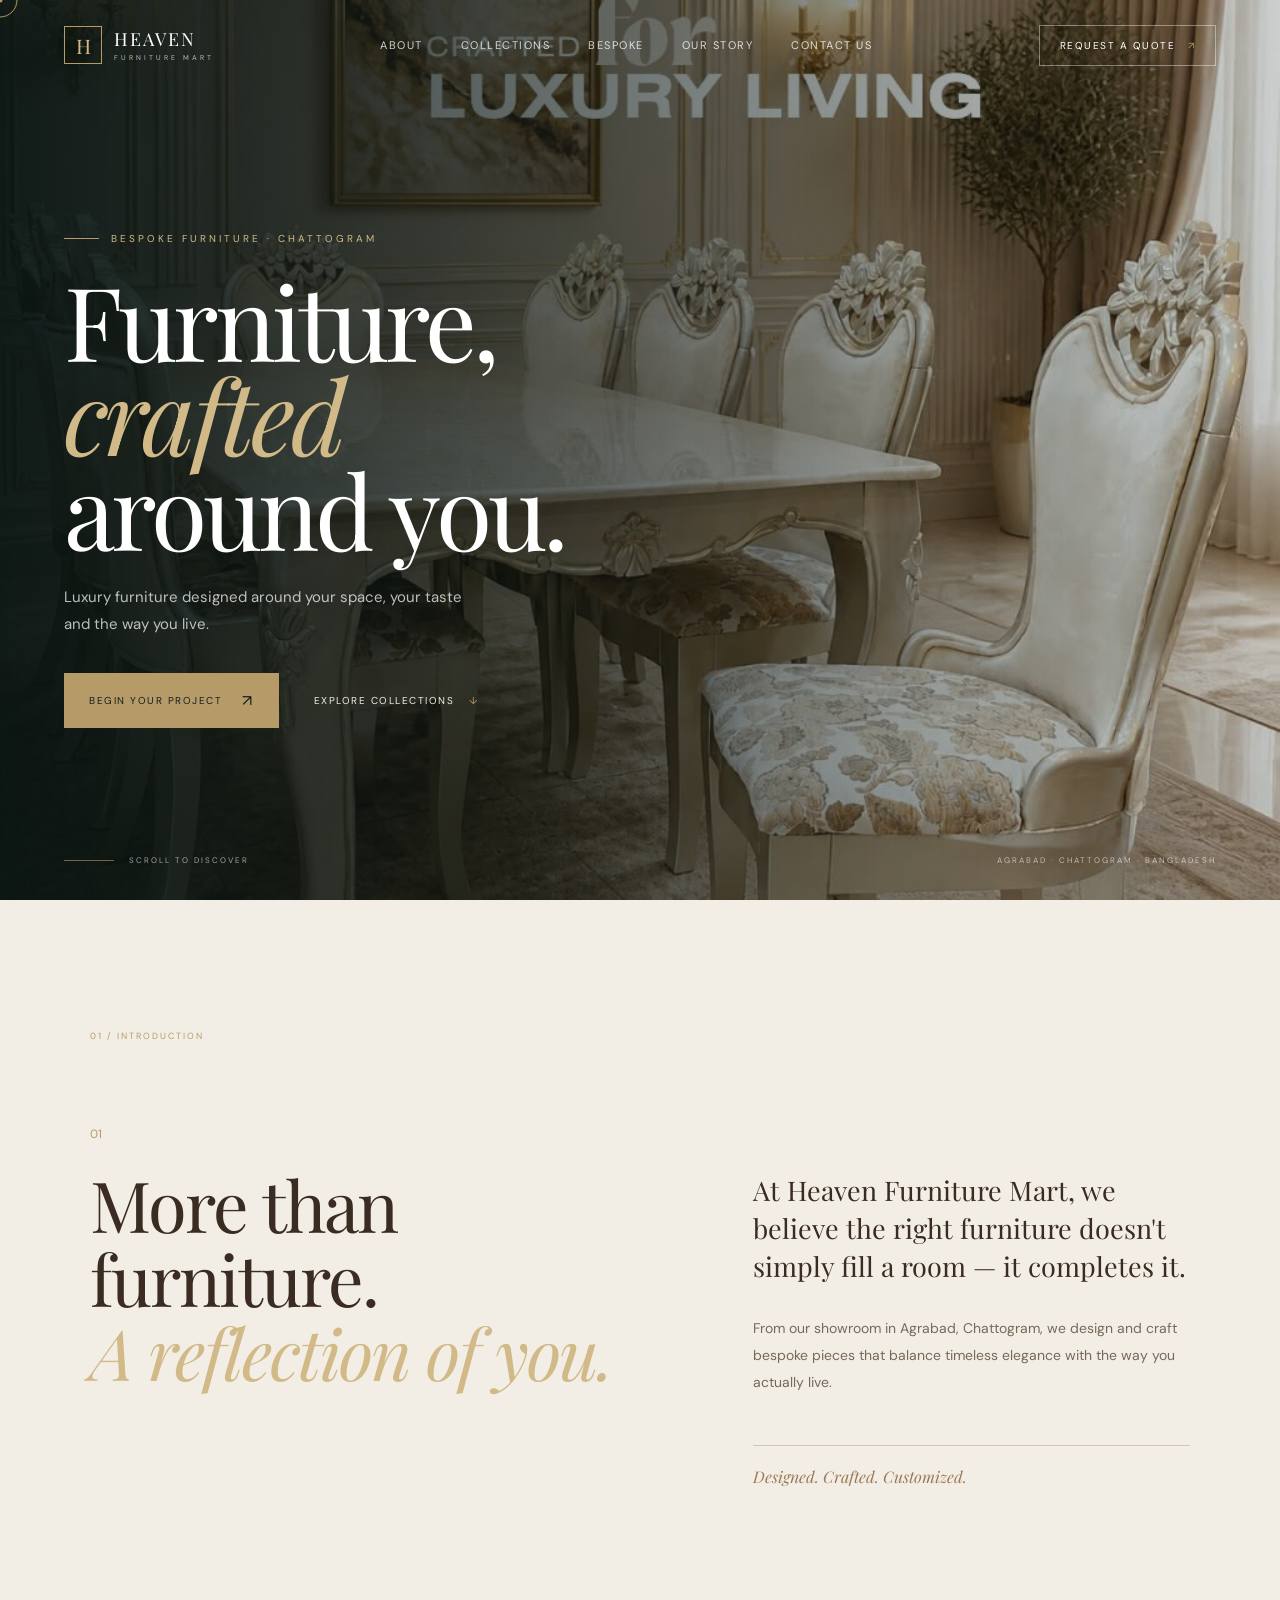
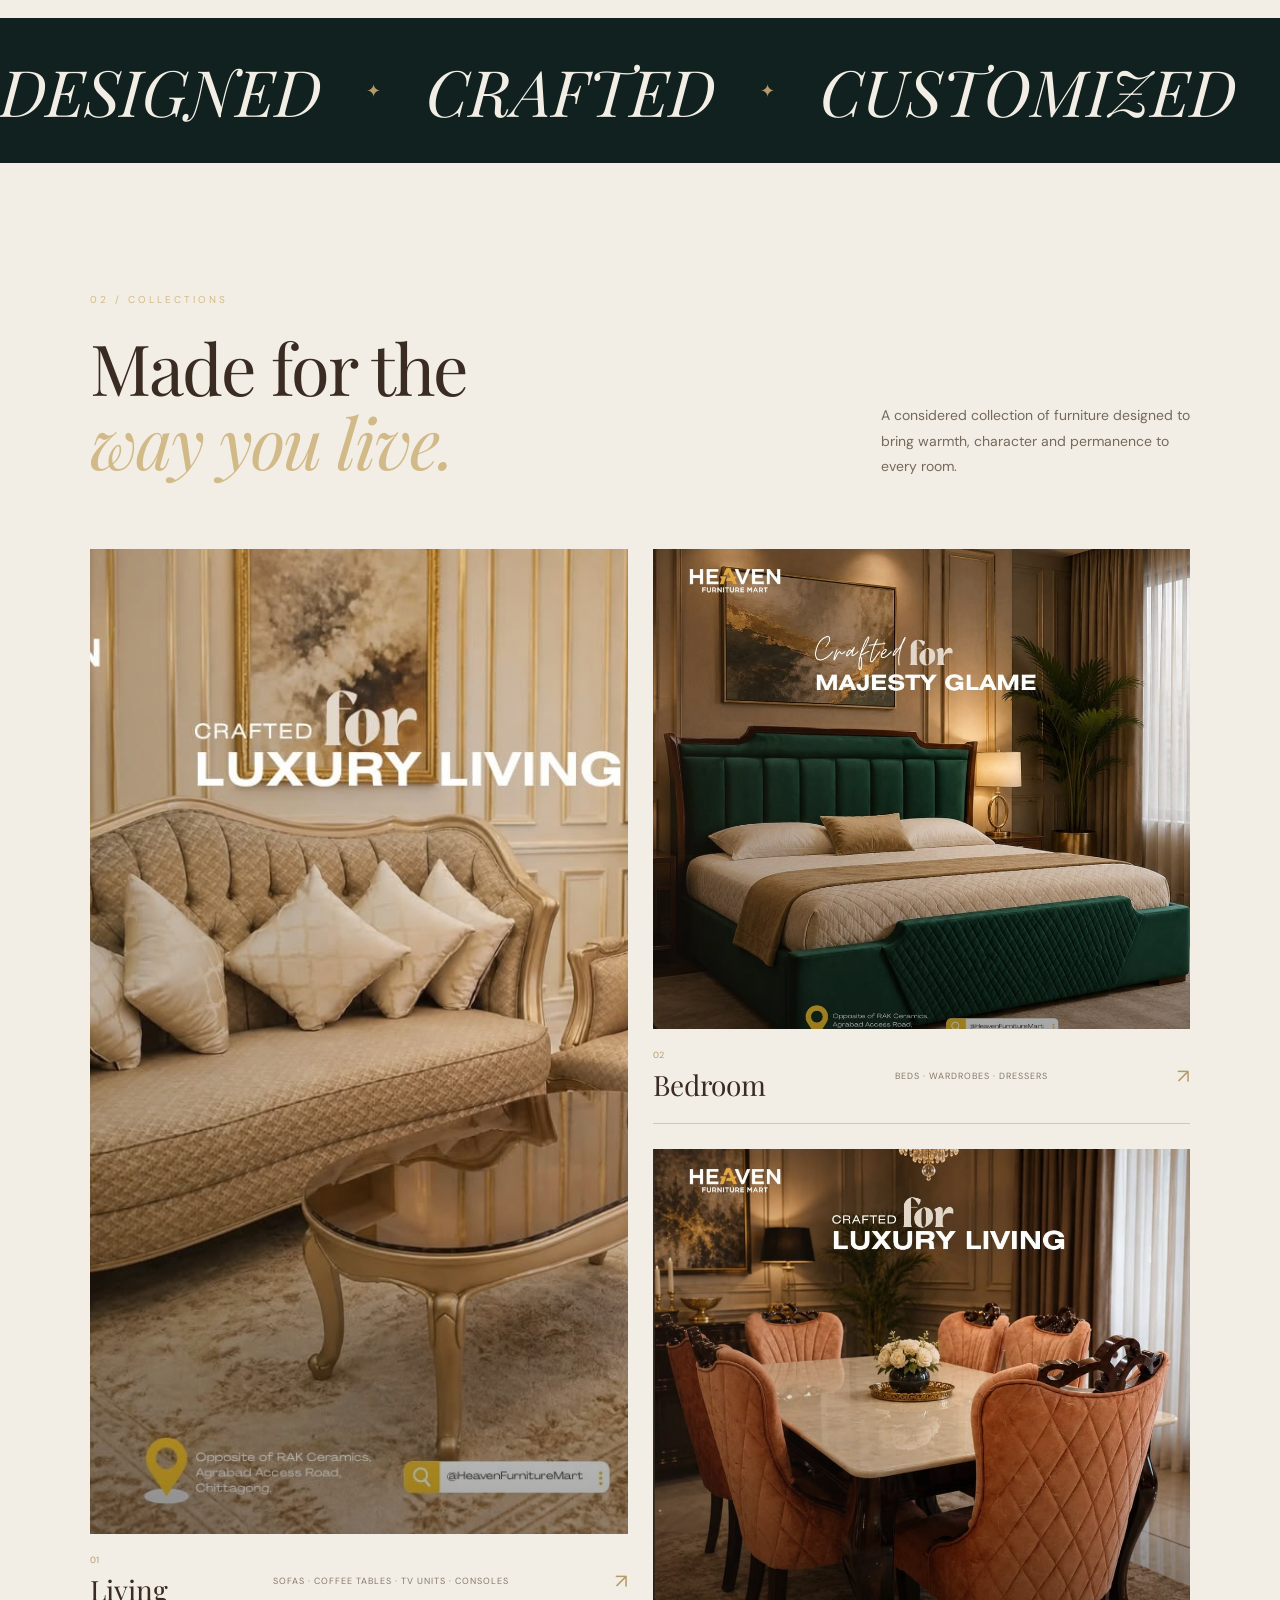
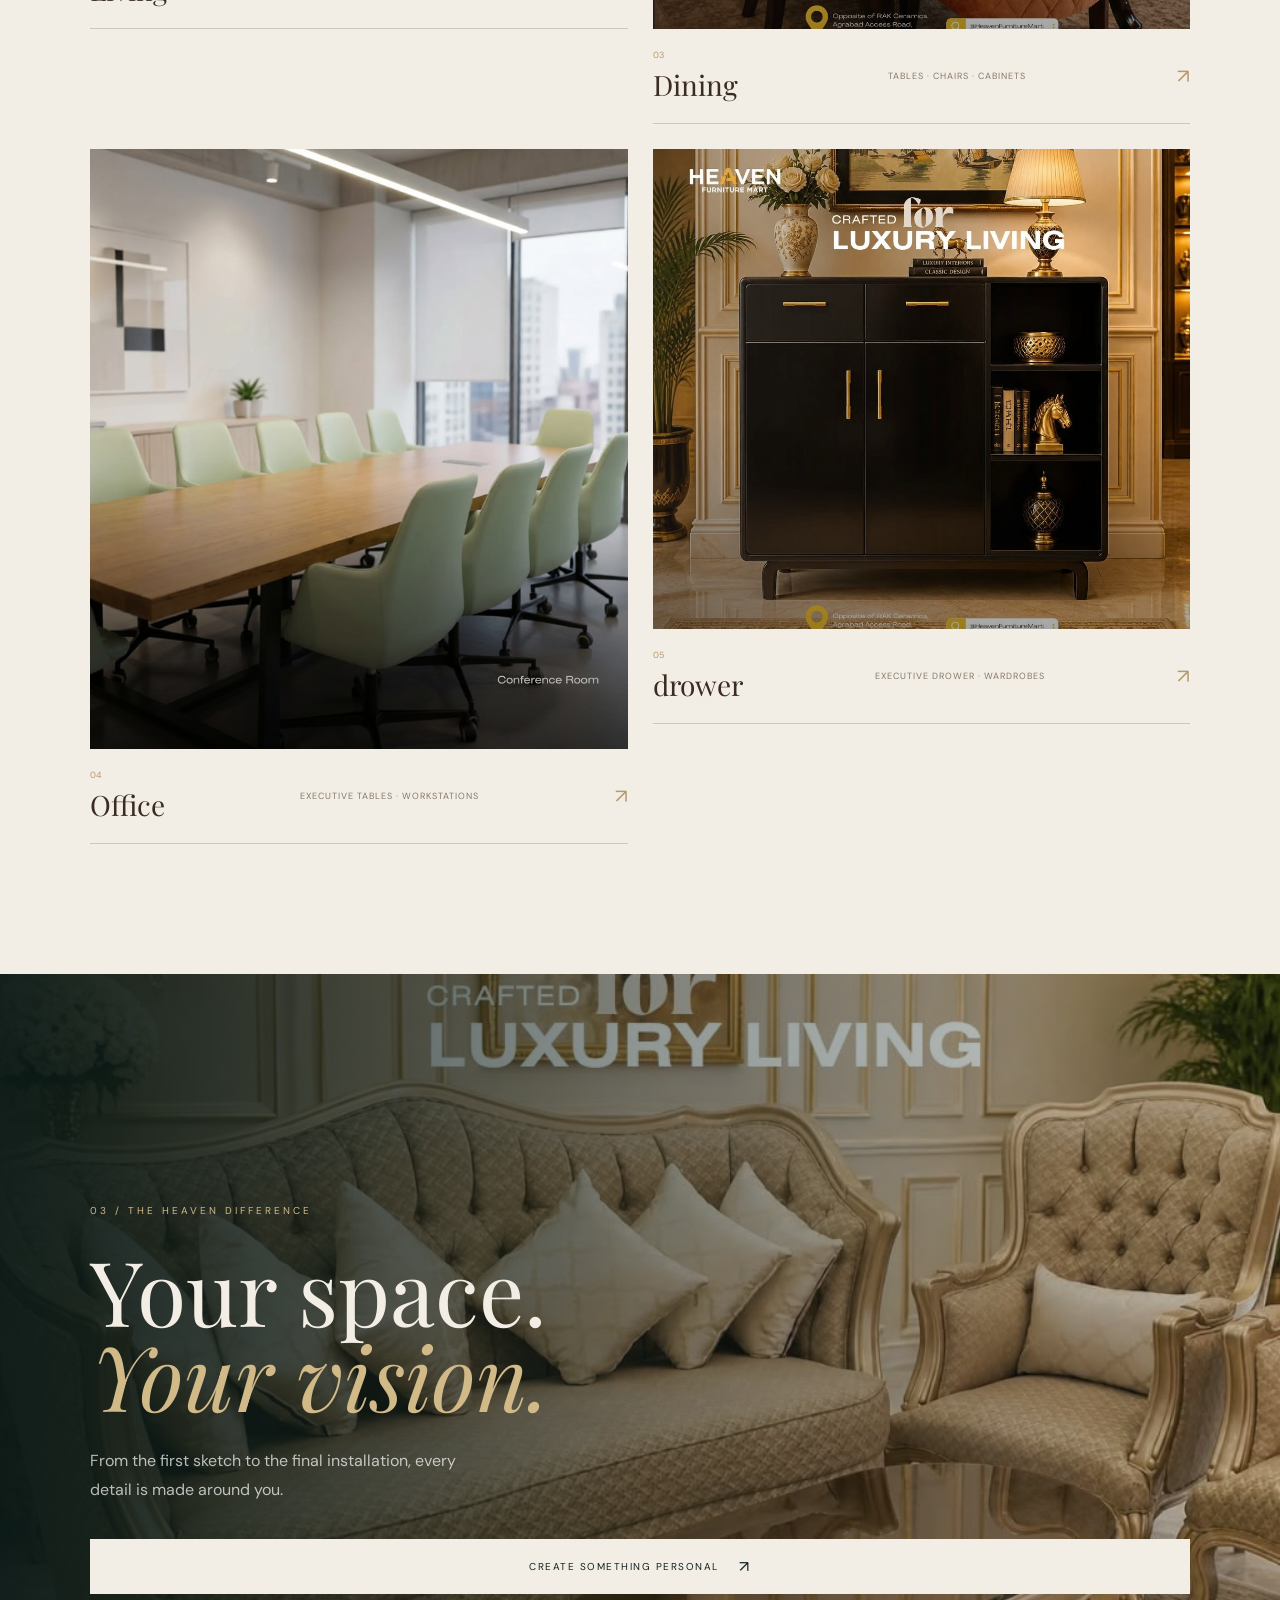
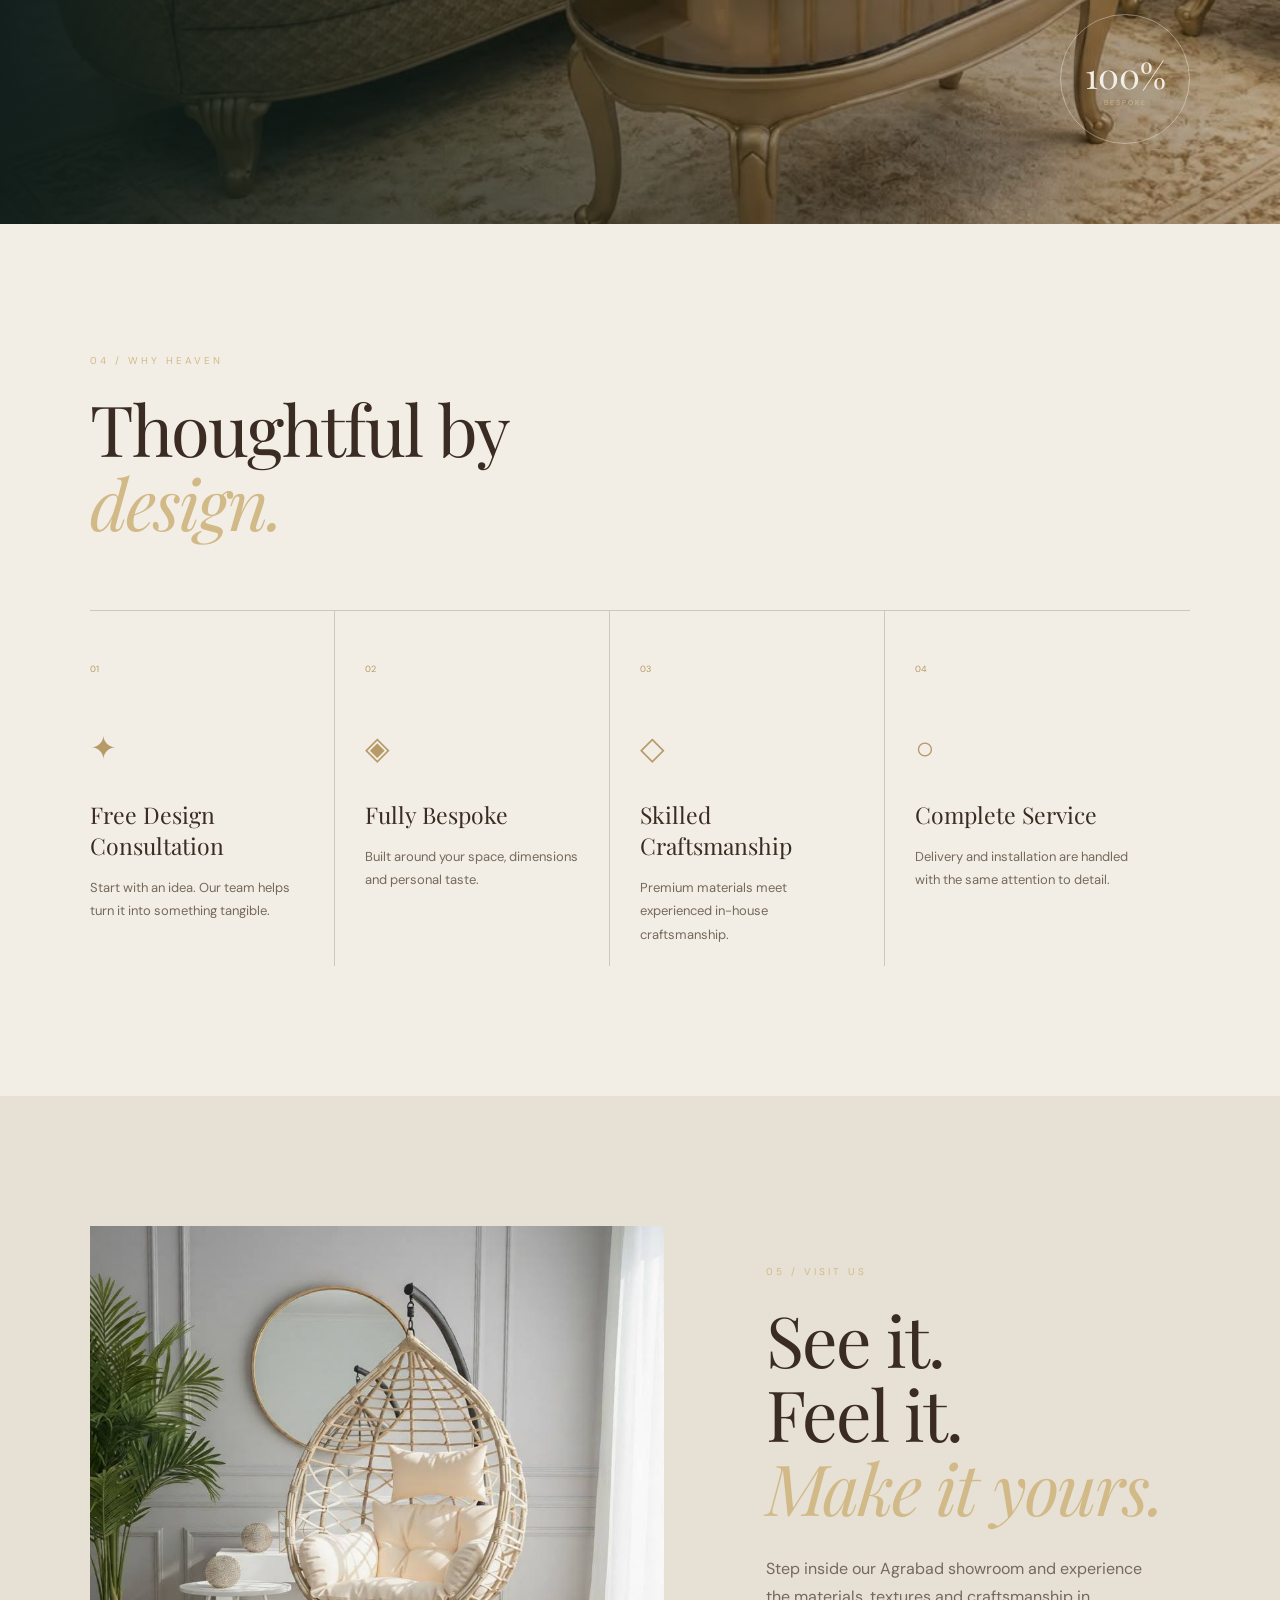
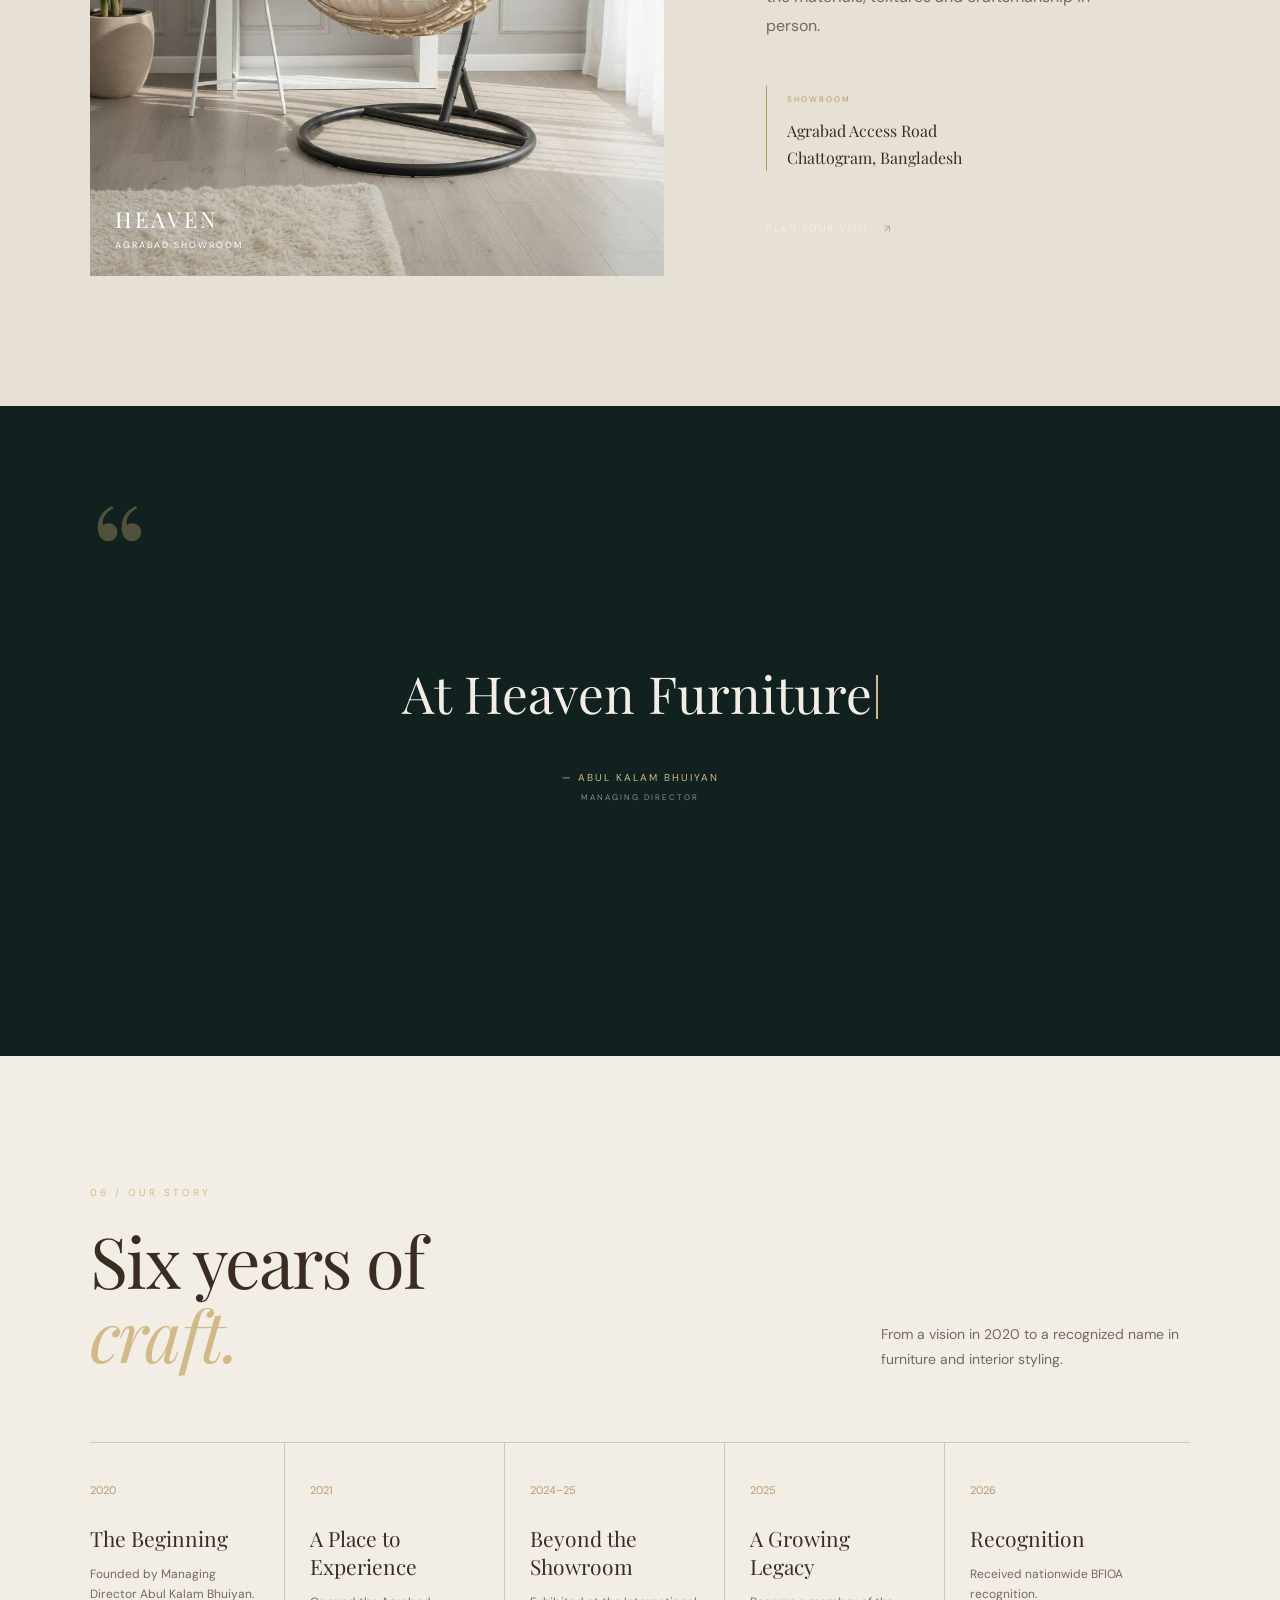
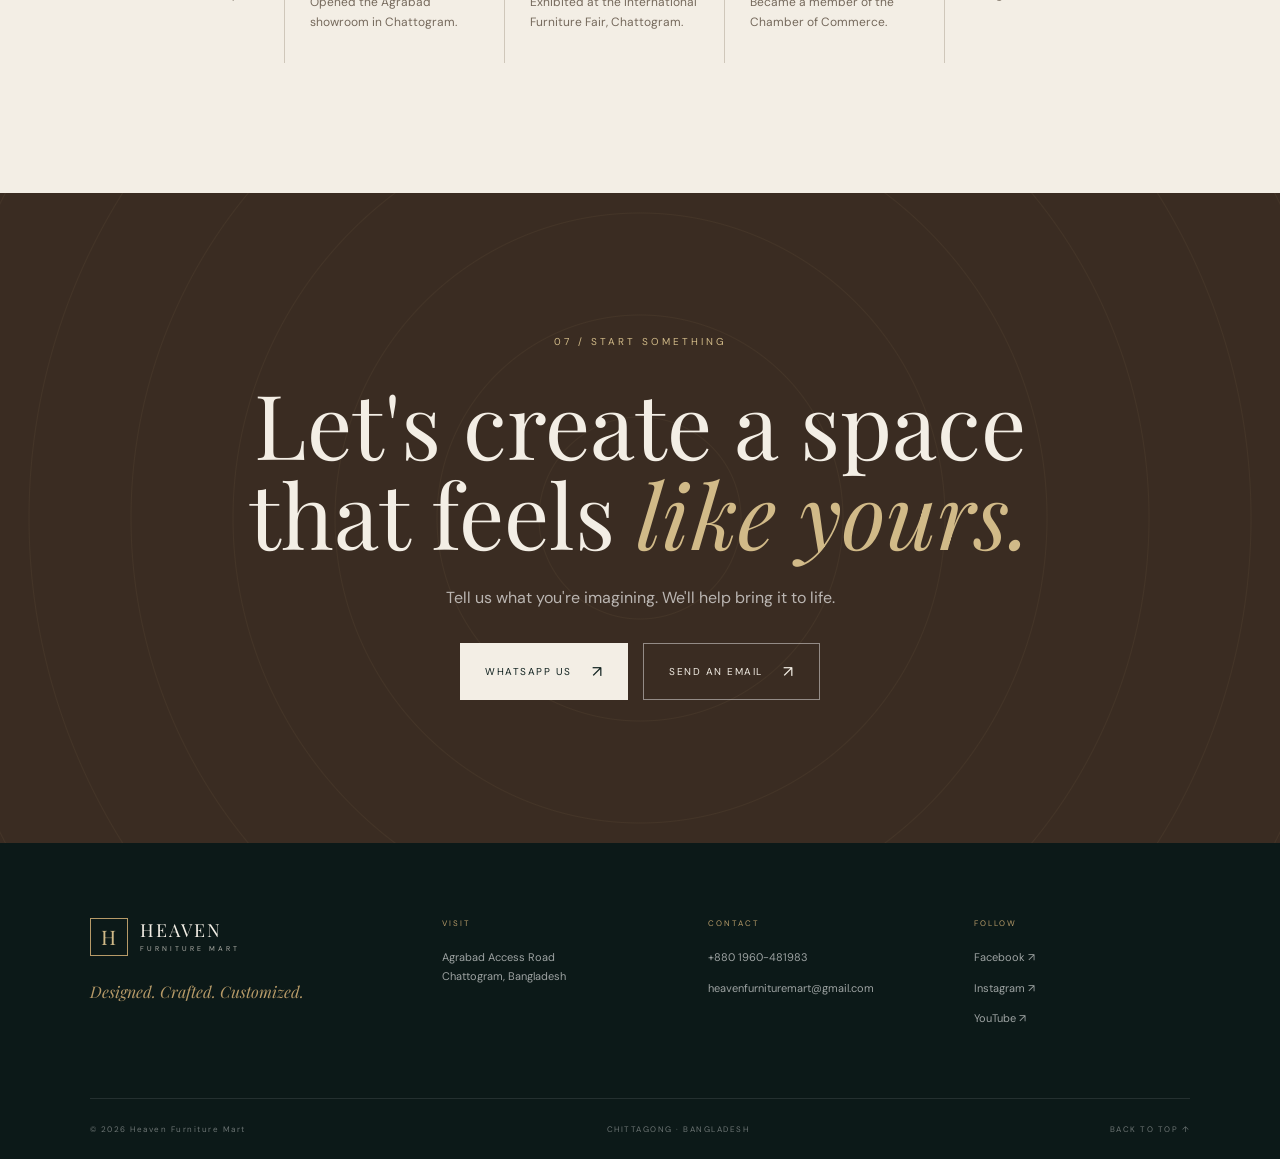
<file: index.html>
<!DOCTYPE html>
<html lang="en">
<head>
  <meta charset="UTF-8">
  <meta name="viewport" content="width=device-width, initial-scale=1.0">
  <meta name="description" content="Heaven Furniture Mart — bespoke luxury furniture crafted around your space, taste and lifestyle in Chattogram.">
  <title>Heaven Furniture Mart | Designed. Crafted. Customized.</title>
  <link rel="preconnect" href="https://fonts.googleapis.com">
  <link rel="preconnect" href="https://fonts.gstatic.com" crossorigin>
  <link href="https://fonts.googleapis.com/css2?family=DM+Sans:wght@400;500;600&family=Playfair+Display:wght@400;500;600;700&display=swap" rel="stylesheet">
  <link rel="stylesheet" href="style.css">
  <link rel="stylesheet" href="carousel.css">
</head>
<body>
  <div class="loader" aria-hidden="true">
    <div class="loader-inner">
      <span>HEAVEN</span><div class="loader-line"></div><small>FURNITURE MART</small>
    </div>
  </div>

  <div class="cursor" aria-hidden="true"></div>
  <div class="cursor-dot" aria-hidden="true"></div>

  <header class="navbar">
    <a href="index.html" class="logo" aria-label="Heaven Furniture Mart home">
      <span class="logo-mark">H</span>
      <span class="logo-text">HEAVEN<small>FURNITURE MART</small></span>
    </a>

    <nav class="nav-links" aria-label="Primary navigation">
     
      <a href="about.html">About</a>
      <a href="collections.html">Collections</a>
      <a href="bespoke.html">Bespoke</a>
      <a href="story.html">Our Story</a>
      <a href="contact.html">Contact Us</a>
    </nav>

    <a href="contact.html" class="nav-cta">Request a Quote <span>↗</span></a>

    <button class="menu-btn" type="button" aria-label="Open menu" aria-expanded="false" aria-controls="mobile-menu">
      <span></span><span></span>
    </button>
  </header>

  <nav class="mobile-menu" id="mobile-menu" aria-label="Mobile navigation" aria-hidden="true">
    <a href="index.html">Home</a>
    <a href="about.html">About</a>
    <a href="collections.html">Collections</a>
    <a href="bespoke.html">Bespoke</a>
    <a href="story.html">Our Story</a>
    <a href="contact.html">Request a Quote</a>
  </nav>

  <main>
    <section class="hero" id="home">
      <div class="hero-image">
        <img src="images/herofurniture.jpg" alt="Luxury interior furniture" fetchpriority="high">
        <div class="hero-overlay"></div>
      </div>
      <div class="hero-content">
        <div class="hero-kicker reveal"><span></span>BESPOKE FURNITURE · CHATTOGRAM</div>
        <h1 class="reveal">Furniture,<br><em>crafted</em><br>around you.</h1>
        <p class="hero-description reveal">Luxury furniture designed around your space, your taste and the way you live.</p>
        <div class="hero-actions reveal">
          <a href="#contact" class="btn btn-primary">Begin Your Project <span>↗</span></a>
          <a href="#collections" class="text-link">Explore collections <span>↓</span></a>
        </div>
      </div>
      <div class="hero-bottom">
        <div class="hero-scroll"><span class="scroll-line"></span>SCROLL TO DISCOVER</div>
        <div class="hero-location">AGRABAD · CHATTOGRAM · BANGLADESH</div>
      </div>
    </section>

    <section class="intro section" id="about">
      <div class="section-number">01 / INTRODUCTION</div>
      <div class="intro-grid">
        <div class="intro-title reveal"><span>01</span><h2>More than furniture.<br><em>A reflection of you.</em></h2></div>
        <div class="intro-text reveal">
          <p class="large-text">At Heaven Furniture Mart, we believe the right furniture doesn't simply fill a room — it completes it.</p>
          <p>From our showroom in Agrabad, Chattogram, we design and craft bespoke pieces that balance timeless elegance with the way you actually live.</p>
          <div class="signature"><span>Designed. Crafted. Customized.</span></div>
        </div>
      </div>
    </section>

    <section class="marquee" aria-label="Brand statement">
      <div class="marquee-track">
        <span>DESIGNED</span><i>✦</i><span>CRAFTED</span><i>✦</i><span>CUSTOMIZED</span><i>✦</i>
        <span>DESIGNED</span><i>✦</i><span>CRAFTED</span><i>✦</i><span>CUSTOMIZED</span><i>✦</i>
      </div>
    </section>

   <section class="collections section" id="collections">
      <div class="section-heading reveal">
        <div><span class="eyebrow">02 / COLLECTIONS</span><h2>Made for the<br><em>way you live.</em></h2></div>
        <p>A considered collection of furniture designed to bring warmth, character and permanence to every room.</p>
      </div>

      <div class="collection-grid">
        <article class="collection-card large reveal">
          <div class="collection-image"><img src="images/living.jpg" alt="Luxury living room sofa" loading="lazy"></div>
          <div class="collection-info"><div><span>01</span><h3>Living</h3></div><p>Sofas · Coffee Tables · TV Units · Consoles</p><span class="arrow">↗</span></div>
        </article>
        <article class="collection-card reveal">
          <div class="collection-image"><img src="images/bed.jpg" alt="Luxury bedroom furniture" loading="lazy"></div>
          <div class="collection-info"><div><span>02</span><h3>Bedroom</h3></div><p>Beds · Wardrobes · Dressers</p><span class="arrow">↗</span></div>
        </article>
        <article class="collection-card reveal">
          <div class="collection-image"><img src="images/dining.jpg" alt="Elegant dining room" loading="lazy"></div>
          <div class="collection-info"><div><span>03</span><h3>Dining</h3></div><p>Tables · Chairs · Cabinets</p><span class="arrow">↗</span></div>
        </article>
        <article class="collection-card mid reveal">
          <div class="collection-image"><img src="images/office.jpg" alt="Luxury office interior" loading="lazy"></div>
          <div class="collection-info"><div><span>04</span><h3>Office</h3></div><p>Executive Tables · Workstations</p><span class="arrow">↗</span></div>
        </article>
        <article class="collection-card reveal">
          <div class="collection-image"><img src="images/drower.jpg" alt="Luxury office interior" loading="lazy"></div>
          <div class="collection-info"><div><span>05</span><h3>drower</h3></div><p>Executive drower · Wardrobes</p><span class="arrow">↗</span></div>
        </article>
      </div>
    </section>

    <section class="bespoke" id="bespoke">
      <div class="bespoke-image"><img src="images/living.jpg" alt="Bespoke luxury interior" loading="lazy"></div>
      <div class="bespoke-overlay"></div>
      <div class="bespoke-content reveal">
        <span class="eyebrow">03 / THE HEAVEN DIFFERENCE</span>
        <h2>Your space.<br><em>Your vision.</em></h2>
        <p>From the first sketch to the final installation, every detail is made around you.</p>
        <a href="#contact" class="btn btn-light">Create Something Personal <span>↗</span></a>
      </div>
      <div class="bespoke-stamp"><span>100%</span><small>BESPOKE</small></div>
    </section>

    <section class="why section">
      <div class="section-heading reveal"><div><span class="eyebrow">04 / WHY HEAVEN</span><h2>Thoughtful by<br><em>design.</em></h2></div></div>
      <div class="features">
        <div class="feature reveal"><span class="feature-number">01</span><div class="feature-icon">✦</div><h3>Free Design Consultation</h3><p>Start with an idea. Our team helps turn it into something tangible.</p></div>
        <div class="feature reveal"><span class="feature-number">02</span><div class="feature-icon">◈</div><h3>Fully Bespoke</h3><p>Built around your space, dimensions and personal taste.</p></div>
        <div class="feature reveal"><span class="feature-number">03</span><div class="feature-icon">◇</div><h3>Skilled Craftsmanship</h3><p>Premium materials meet experienced in-house craftsmanship.</p></div>
        <div class="feature reveal"><span class="feature-number">04</span><div class="feature-icon">○</div><h3>Complete Service</h3><p>Delivery and installation are handled with the same attention to detail.</p></div>
      </div>
    </section>

    <section class="showroom section">
      <div class="showroom-image reveal">
        <img src="images/chair.jpg" alt="Luxury furniture showroom" loading="lazy">
        <div class="image-label"><span>HEAVEN</span>AGRABAD SHOWROOM</div>
      </div>
      <div class="showroom-content reveal">
        <span class="eyebrow">05 / VISIT US</span>
        <h2>See it.<br>Feel it.<br><em>Make it yours.</em></h2>
        <p>Step inside our Agrabad showroom and experience the materials, textures and craftsmanship in person.</p>
        <div class="address"><span>SHOWROOM</span><p>Agrabad Access Road<br>Chattogram, Bangladesh</p></div>
        <a href="#contact" class="text-link">Plan your visit <span>↗</span></a>
      </div>
    </section>

    <section class="quote section">
      <div class="quote-mark">“</div>
      <blockquote class="reveal">
        <p class="js-typewriter">At Heaven Furniture Mart, we believe furniture is more than function; it is a reflection of lifestyle, taste, and comfort. Every piece we create is designed to bring lasting elegance into the homes of our clients.</p>
        <cite>— Abul Kalam Bhuiyan<small>Managing Director</small></cite>
      </blockquote>
    </section>

    <section class="story section" id="story">
      <div class="section-heading reveal">
        <div><span class="eyebrow">06 / OUR STORY</span><h2>Six years of<br><em>craft.</em></h2></div>
        <p>From a vision in 2020 to a recognized name in furniture and interior styling.</p>
      </div>
      <div class="timeline">
        <div class="timeline-item reveal"><span>2020</span><h3>The Beginning</h3><p>Founded by Managing Director Abul Kalam Bhuiyan.</p></div>
        <div class="timeline-item reveal"><span>2021</span><h3>A Place to Experience</h3><p>Opened the Agrabad showroom in Chattogram.</p></div>
        <div class="timeline-item reveal"><span>2024–25</span><h3>Beyond the Showroom</h3><p>Exhibited at the International Furniture Fair, Chattogram.</p></div>
        <div class="timeline-item reveal"><span>2025</span><h3>A Growing Legacy</h3><p>Became a member of the Chamber of Commerce.</p></div>
        <div class="timeline-item reveal"><span>2026</span><h3>Recognition</h3><p>Received nationwide BFIOA recognition.</p></div>
      </div>
    </section>

    <section class="cta" id="contact">
      <div class="cta-pattern"></div>
      <div class="cta-content reveal">
        <span class="eyebrow">07 / START SOMETHING</span>
        <h2>Let's create a space<br>that feels <em>like yours.</em></h2>
        <p>Tell us what you're imagining. We'll help bring it to life.</p>
        <div class="cta-actions">
          <a href="https://wa.me/8801960481983" target="_blank" rel="noopener noreferrer" class="btn btn-light">WhatsApp Us <span>↗</span></a>
          <a href="mailto:heavenfurnituremart@gmail.com" class="btn btn-outline">Send an Email <span>↗</span></a>
        </div>
      </div>
    </section>
  </main>

  <footer class="footer">
    <div class="footer-top">
      <div class="footer-brand">
        <a href="#home" class="logo"><span class="logo-mark">H</span><span class="logo-text">HEAVEN<small>FURNITURE MART</small></span></a>
        <p>Designed. Crafted. Customized.</p>
      </div>
      <div class="footer-column"><span>VISIT</span><p>Agrabad Access Road<br>Chattogram, Bangladesh</p></div>
      <div class="footer-column"><span>CONTACT</span><a href="tel:+8801960481983">+880 1960-481983</a><a href="mailto:heavenfurnituremart@gmail.com">heavenfurnituremart@gmail.com</a></div>
      <div class="footer-column"><span>FOLLOW</span><a href="https://www.facebook.com/HeavenFurnitureMart" target="_blank" rel="noopener noreferrer">Facebook ↗</a><a href="https://www.instagram.com/heaven_furniture_ltd" target="_blank" rel="noopener noreferrer">Instagram ↗</a><a href="https://www.youtube.com/@HeavenFurnitureMart" target="_blank" rel="noopener noreferrer">YouTube ↗</a></div>
    </div>
    <div class="footer-bottom"><span>© <span id="year">2026</span> Heaven Furniture Mart</span><span>CHITTAGONG · BANGLADESH</span><a href="#home">BACK TO TOP ↑</a></div>
  </footer>


 







  <script src="script.js"></script>
  <script src="carousel.js"></script>
</body>
</html>
</file>
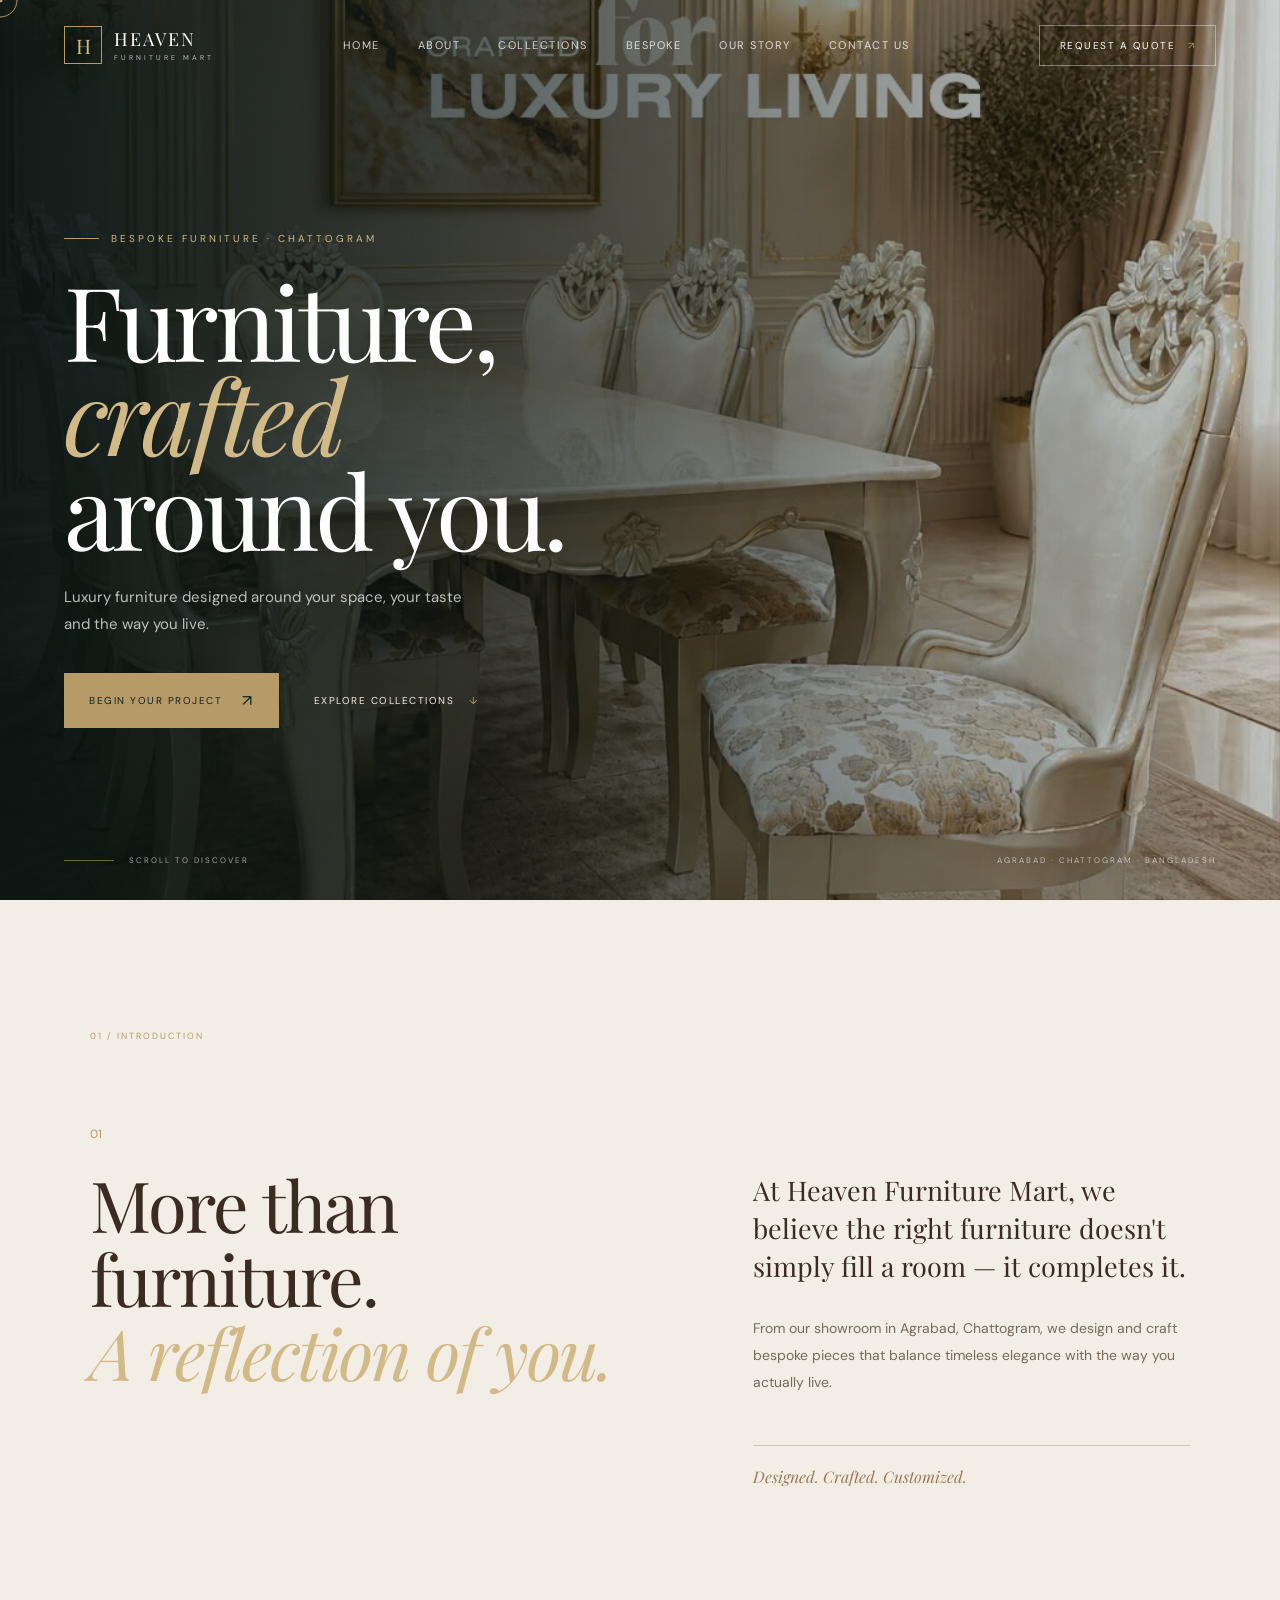
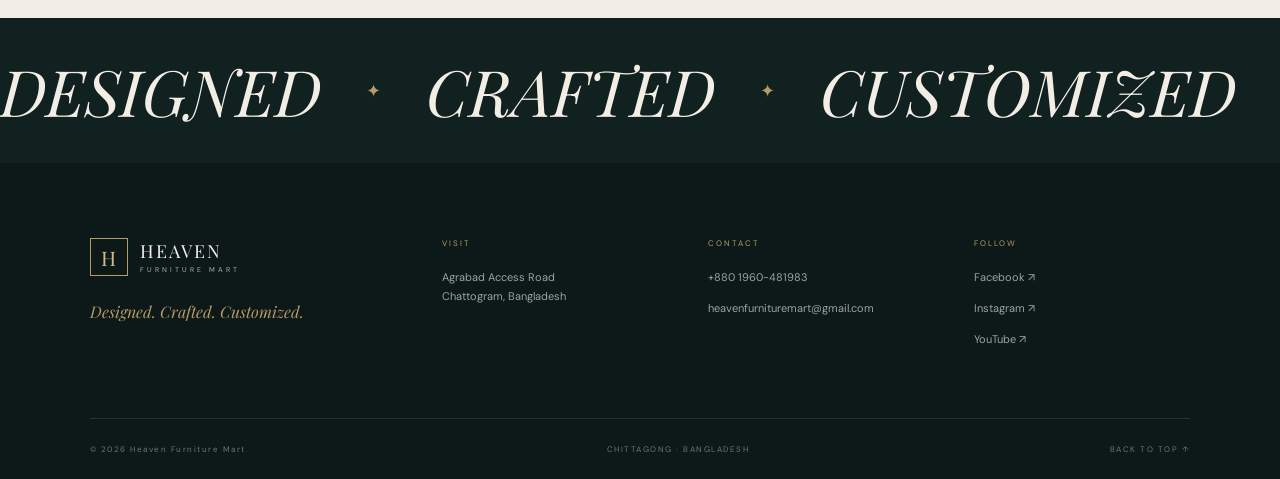
<file: about.html>
<!DOCTYPE html>
<html lang="en">
<head>
  <meta charset="UTF-8">
  <meta name="viewport" content="width=device-width, initial-scale=1.0">
  <meta name="description" content="Heaven Furniture Mart — bespoke luxury furniture crafted around your space, taste and lifestyle in Chattogram.">
  <title>Heaven Furniture Mart | Designed. Crafted. Customized.</title>
  <link rel="preconnect" href="https://fonts.googleapis.com">
  <link rel="preconnect" href="https://fonts.gstatic.com" crossorigin>
  <link href="https://fonts.googleapis.com/css2?family=DM+Sans:wght@400;500;600&family=Playfair+Display:wght@400;500;600;700&display=swap" rel="stylesheet">
  <link rel="stylesheet" href="style.css">
  <link rel="stylesheet" href="carousel.css">
</head>
<body>
  <div class="loader" aria-hidden="true">
    <div class="loader-inner">
      <span>HEAVEN</span><div class="loader-line"></div><small>FURNITURE MART</small>
    </div>
  </div>

  <div class="cursor" aria-hidden="true"></div>
  <div class="cursor-dot" aria-hidden="true"></div>

  <header class="navbar">
    <a href="index.html" class="logo" aria-label="Heaven Furniture Mart home">
      <span class="logo-mark">H</span>
      <span class="logo-text">HEAVEN<small>FURNITURE MART</small></span>
    </a>

    <nav class="nav-links" aria-label="Primary navigation">
      <a href="index.html">Home</a>
      <a href="about.html">About</a>
      <a href="collections.html">Collections</a>
      <a href="bespoke.html">Bespoke</a>
      <a href="story.html">Our Story</a>
      <a href="contact.html">Contact Us</a>
    </nav>

    <a href="contact.html" class="nav-cta">Request a Quote <span>↗</span></a>

    <button class="menu-btn" type="button" aria-label="Open menu" aria-expanded="false" aria-controls="mobile-menu">
      <span></span><span></span>
    </button>
  </header>

  <nav class="mobile-menu" id="mobile-menu" aria-label="Mobile navigation" aria-hidden="true">
    <a href="index.html">Home</a>
    <a href="about.html">About</a>
    <a href="collections.html">Collections</a>
    <a href="bespoke.html">Bespoke</a>
    <a href="story.html">Our Story</a>
    <a href="contact.html">Request a Quote</a>
  </nav>

  <main>
    <section class="hero" id="home">
      <div class="hero-image">
        <img src="images/herofurniture.jpg" alt="Luxury interior furniture" fetchpriority="high">
        <div class="hero-overlay"></div>
      </div>
      <div class="hero-content">
        <div class="hero-kicker reveal"><span></span>BESPOKE FURNITURE · CHATTOGRAM</div>
        <h1 class="reveal">Furniture,<br><em>crafted</em><br>around you.</h1>
        <p class="hero-description reveal">Luxury furniture designed around your space, your taste and the way you live.</p>
        <div class="hero-actions reveal">
          <a href="#contact" class="btn btn-primary">Begin Your Project <span>↗</span></a>
          <a href="#collections" class="text-link">Explore collections <span>↓</span></a>
        </div>
      </div>
      <div class="hero-bottom">
        <div class="hero-scroll"><span class="scroll-line"></span>SCROLL TO DISCOVER</div>
        <div class="hero-location">AGRABAD · CHATTOGRAM · BANGLADESH</div>
      </div>
    </section>

    <section class="intro section" id="about">
      <div class="section-number">01 / INTRODUCTION</div>
      <div class="intro-grid">
        <div class="intro-title reveal"><span>01</span><h2>More than furniture.<br><em>A reflection of you.</em></h2></div>
        <div class="intro-text reveal">
          <p class="large-text">At Heaven Furniture Mart, we believe the right furniture doesn't simply fill a room — it completes it.</p>
          <p>From our showroom in Agrabad, Chattogram, we design and craft bespoke pieces that balance timeless elegance with the way you actually live.</p>
          <div class="signature"><span>Designed. Crafted. Customized.</span></div>
        </div>
      </div>
    </section>

    <section class="marquee" aria-label="Brand statement">
      <div class="marquee-track">
        <span>DESIGNED</span><i>✦</i><span>CRAFTED</span><i>✦</i><span>CUSTOMIZED</span><i>✦</i>
        <span>DESIGNED</span><i>✦</i><span>CRAFTED</span><i>✦</i><span>CUSTOMIZED</span><i>✦</i>
      </div>
    </section>

    
  </main>

  <footer class="footer">
    <div class="footer-top">
      <div class="footer-brand">
        <a href="#home" class="logo"><span class="logo-mark">H</span><span class="logo-text">HEAVEN<small>FURNITURE MART</small></span></a>
        <p>Designed. Crafted. Customized.</p>
      </div>
      <div class="footer-column"><span>VISIT</span><p>Agrabad Access Road<br>Chattogram, Bangladesh</p></div>
      <div class="footer-column"><span>CONTACT</span><a href="tel:+8801960481983">+880 1960-481983</a><a href="mailto:heavenfurnituremart@gmail.com">heavenfurnituremart@gmail.com</a></div>
      <div class="footer-column"><span>FOLLOW</span><a href="https://www.facebook.com/HeavenFurnitureMart" target="_blank" rel="noopener noreferrer">Facebook ↗</a><a href="https://www.instagram.com/heaven_furniture_ltd" target="_blank" rel="noopener noreferrer">Instagram ↗</a><a href="https://www.youtube.com/@HeavenFurnitureMart" target="_blank" rel="noopener noreferrer">YouTube ↗</a></div>
    </div>
    <div class="footer-bottom"><span>© <span id="year">2026</span> Heaven Furniture Mart</span><span>CHITTAGONG · BANGLADESH</span><a href="#home">BACK TO TOP ↑</a></div>
  </footer>


 







  <script src="script.js"></script>
  <script src="carousel.js"></script>
</body>
</html>
</file>
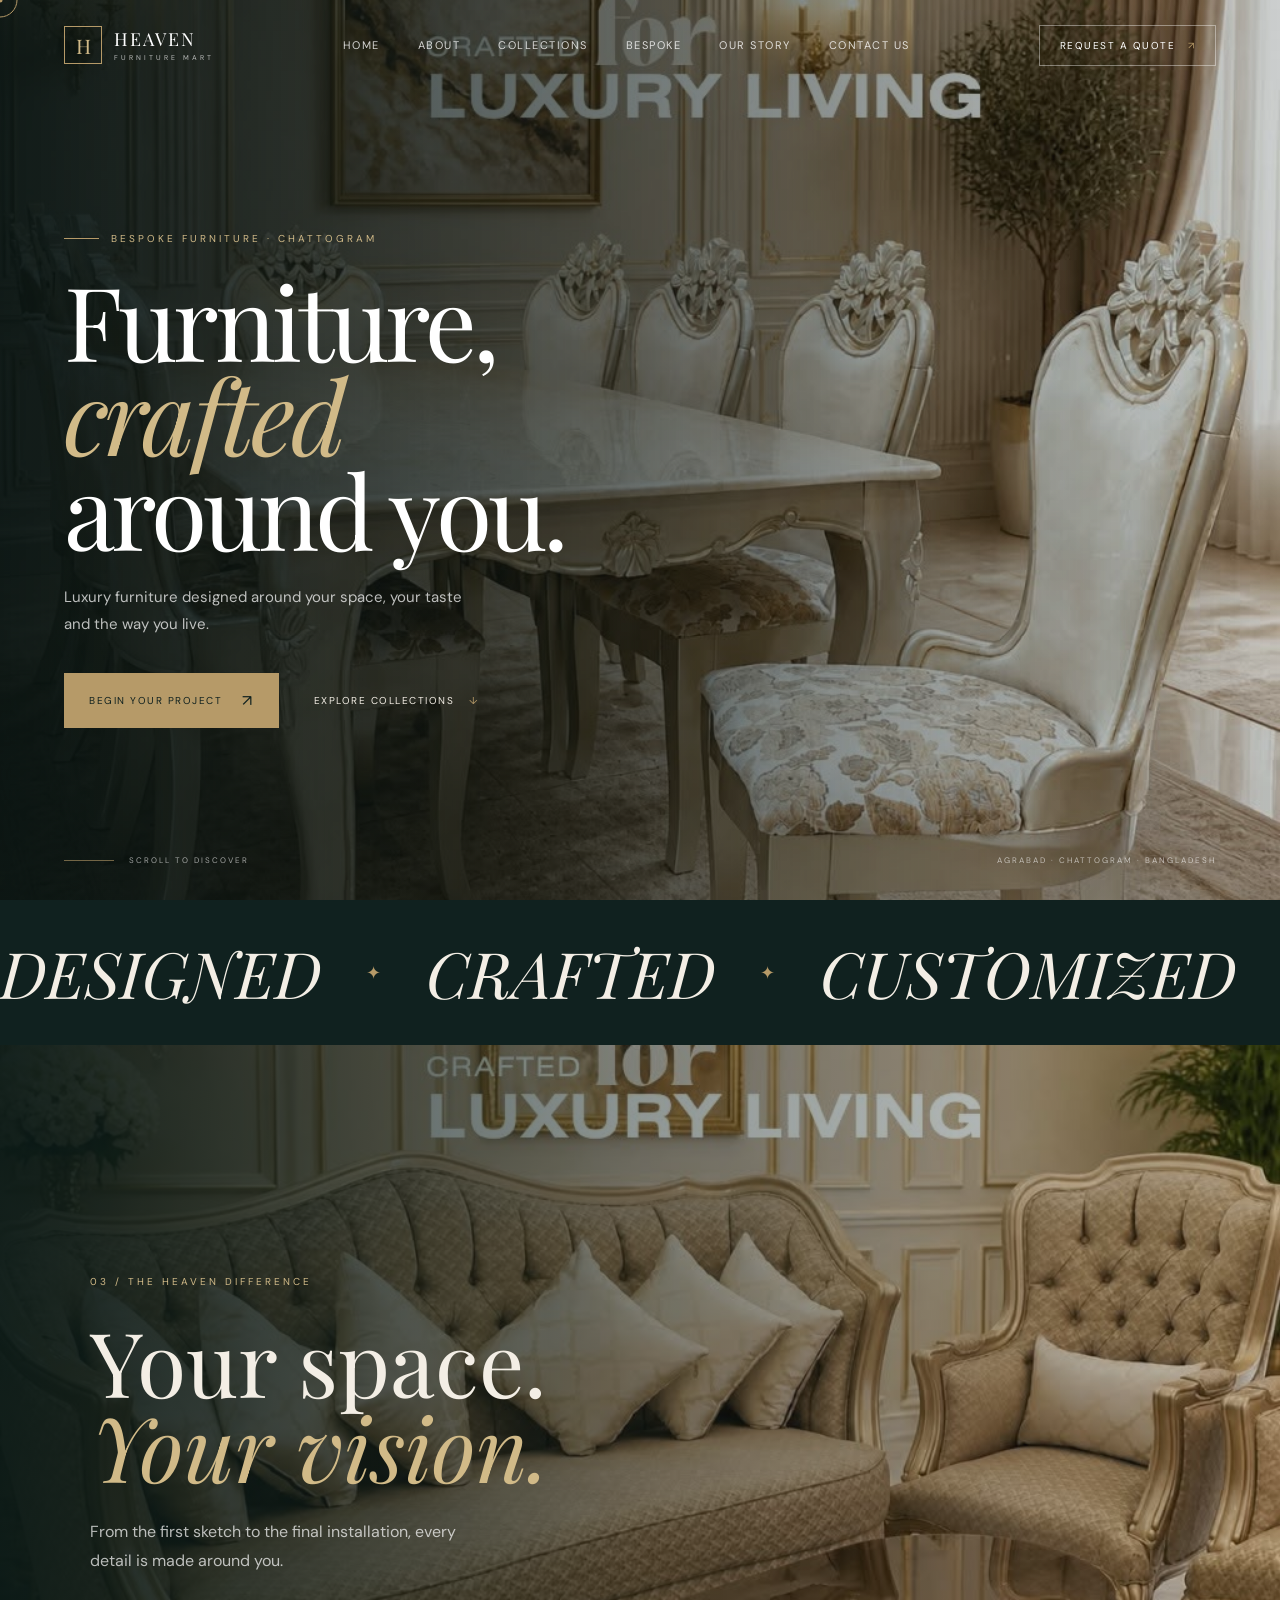
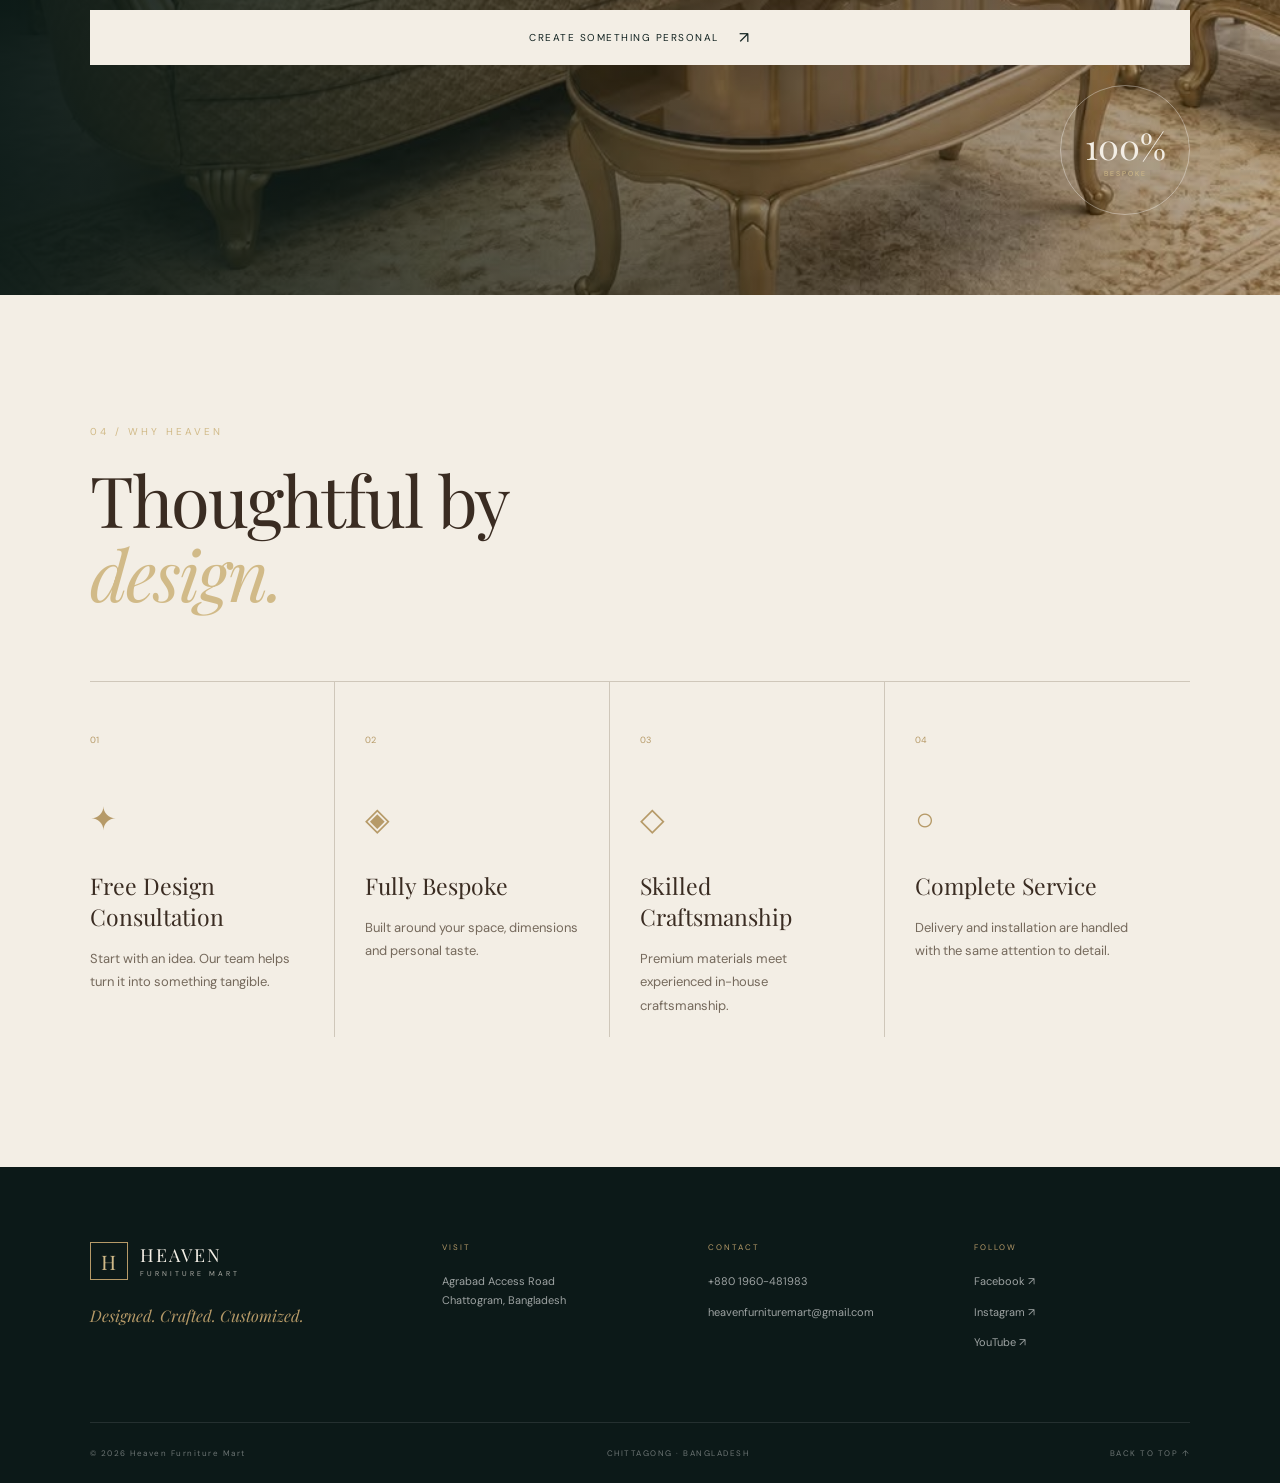
<file: bespoke.html>
<!DOCTYPE html>
<html lang="en">
<head>
  <meta charset="UTF-8">
  <meta name="viewport" content="width=device-width, initial-scale=1.0">
  <meta name="description" content="Heaven Furniture Mart — bespoke luxury furniture crafted around your space, taste and lifestyle in Chattogram.">
  <title>Heaven Furniture Mart | Designed. Crafted. Customized.</title>
  <link rel="preconnect" href="https://fonts.googleapis.com">
  <link rel="preconnect" href="https://fonts.gstatic.com" crossorigin>
  <link href="https://fonts.googleapis.com/css2?family=DM+Sans:wght@400;500;600&family=Playfair+Display:wght@400;500;600;700&display=swap" rel="stylesheet">
  <link rel="stylesheet" href="style.css">
  <link rel="stylesheet" href="carousel.css">
</head>
<body>
  <div class="loader" aria-hidden="true">
    <div class="loader-inner">
      <span>HEAVEN</span><div class="loader-line"></div><small>FURNITURE MART</small>
    </div>
  </div>

  <div class="cursor" aria-hidden="true"></div>
  <div class="cursor-dot" aria-hidden="true"></div>

  <header class="navbar">
    <a href="index.html" class="logo" aria-label="Heaven Furniture Mart home">
      <span class="logo-mark">H</span>
      <span class="logo-text">HEAVEN<small>FURNITURE MART</small></span>
    </a>

    <nav class="nav-links" aria-label="Primary navigation">
      <a href="index.html">Home</a>
      <a href="about.html">About</a>
      <a href="collections.html">Collections</a>
      <a href="bespoke.html">Bespoke</a>
      <a href="story.html">Our Story</a>
      <a href="contact.html">Contact Us</a>
    </nav>

    <a href="contact.html" class="nav-cta">Request a Quote <span>↗</span></a>

    <button class="menu-btn" type="button" aria-label="Open menu" aria-expanded="false" aria-controls="mobile-menu">
      <span></span><span></span>
    </button>
  </header>

  <nav class="mobile-menu" id="mobile-menu" aria-label="Mobile navigation" aria-hidden="true">
    <a href="index.html">Home</a>
    <a href="about.html">About</a>
    <a href="collections.html">Collections</a>
    <a href="bespoke.html">Bespoke</a>
    <a href="story.html">Our Story</a>
    <a href="contact.html">Request a Quote</a>
  </nav>

  <main>
    <section class="hero" id="home">
      <div class="hero-image">
        <img src="images/herofurniture.jpg" alt="Luxury interior furniture" fetchpriority="high">
        <div class="hero-overlay"></div>
      </div>
      <div class="hero-content">
        <div class="hero-kicker reveal"><span></span>BESPOKE FURNITURE · CHATTOGRAM</div>
        <h1 class="reveal">Furniture,<br><em>crafted</em><br>around you.</h1>
        <p class="hero-description reveal">Luxury furniture designed around your space, your taste and the way you live.</p>
        <div class="hero-actions reveal">
          <a href="#contact" class="btn btn-primary">Begin Your Project <span>↗</span></a>
          <a href="#collections" class="text-link">Explore collections <span>↓</span></a>
        </div>
      </div>
      <div class="hero-bottom">
        <div class="hero-scroll"><span class="scroll-line"></span>SCROLL TO DISCOVER</div>
        <div class="hero-location">AGRABAD · CHATTOGRAM · BANGLADESH</div>
      </div>
    </section>

    <section class="marquee" aria-label="Brand statement">
      <div class="marquee-track">
        <span>DESIGNED</span><i>✦</i><span>CRAFTED</span><i>✦</i><span>CUSTOMIZED</span><i>✦</i>
        <span>DESIGNED</span><i>✦</i><span>CRAFTED</span><i>✦</i><span>CUSTOMIZED</span><i>✦</i>
      </div>
    </section>

   

    <section class="bespoke" id="bespoke">
      <div class="bespoke-image"><img src="images/living.jpg" alt="Bespoke luxury interior" loading="lazy"></div>
      <div class="bespoke-overlay"></div>
      <div class="bespoke-content reveal">
        <span class="eyebrow">03 / THE HEAVEN DIFFERENCE</span>
        <h2>Your space.<br><em>Your vision.</em></h2>
        <p>From the first sketch to the final installation, every detail is made around you.</p>
        <a href="#contact" class="btn btn-light">Create Something Personal <span>↗</span></a>
      </div>
      <div class="bespoke-stamp"><span>100%</span><small>BESPOKE</small></div>
    </section>

    <section class="why section">
      <div class="section-heading reveal"><div><span class="eyebrow">04 / WHY HEAVEN</span><h2>Thoughtful by<br><em>design.</em></h2></div></div>
      <div class="features">
        <div class="feature reveal"><span class="feature-number">01</span><div class="feature-icon">✦</div><h3>Free Design Consultation</h3><p>Start with an idea. Our team helps turn it into something tangible.</p></div>
        <div class="feature reveal"><span class="feature-number">02</span><div class="feature-icon">◈</div><h3>Fully Bespoke</h3><p>Built around your space, dimensions and personal taste.</p></div>
        <div class="feature reveal"><span class="feature-number">03</span><div class="feature-icon">◇</div><h3>Skilled Craftsmanship</h3><p>Premium materials meet experienced in-house craftsmanship.</p></div>
        <div class="feature reveal"><span class="feature-number">04</span><div class="feature-icon">○</div><h3>Complete Service</h3><p>Delivery and installation are handled with the same attention to detail.</p></div>
      </div>
    </section>

    
  </main>

  <footer class="footer">
    <div class="footer-top">
      <div class="footer-brand">
        <a href="#home" class="logo"><span class="logo-mark">H</span><span class="logo-text">HEAVEN<small>FURNITURE MART</small></span></a>
        <p>Designed. Crafted. Customized.</p>
      </div>
      <div class="footer-column"><span>VISIT</span><p>Agrabad Access Road<br>Chattogram, Bangladesh</p></div>
      <div class="footer-column"><span>CONTACT</span><a href="tel:+8801960481983">+880 1960-481983</a><a href="mailto:heavenfurnituremart@gmail.com">heavenfurnituremart@gmail.com</a></div>
      <div class="footer-column"><span>FOLLOW</span><a href="https://www.facebook.com/HeavenFurnitureMart" target="_blank" rel="noopener noreferrer">Facebook ↗</a><a href="https://www.instagram.com/heaven_furniture_ltd" target="_blank" rel="noopener noreferrer">Instagram ↗</a><a href="https://www.youtube.com/@HeavenFurnitureMart" target="_blank" rel="noopener noreferrer">YouTube ↗</a></div>
    </div>
    <div class="footer-bottom"><span>© <span id="year">2026</span> Heaven Furniture Mart</span><span>CHITTAGONG · BANGLADESH</span><a href="#home">BACK TO TOP ↑</a></div>
  </footer>


 







  <script src="script.js"></script>
  <script src="carousel.js"></script>
</body>
</html>
</file>
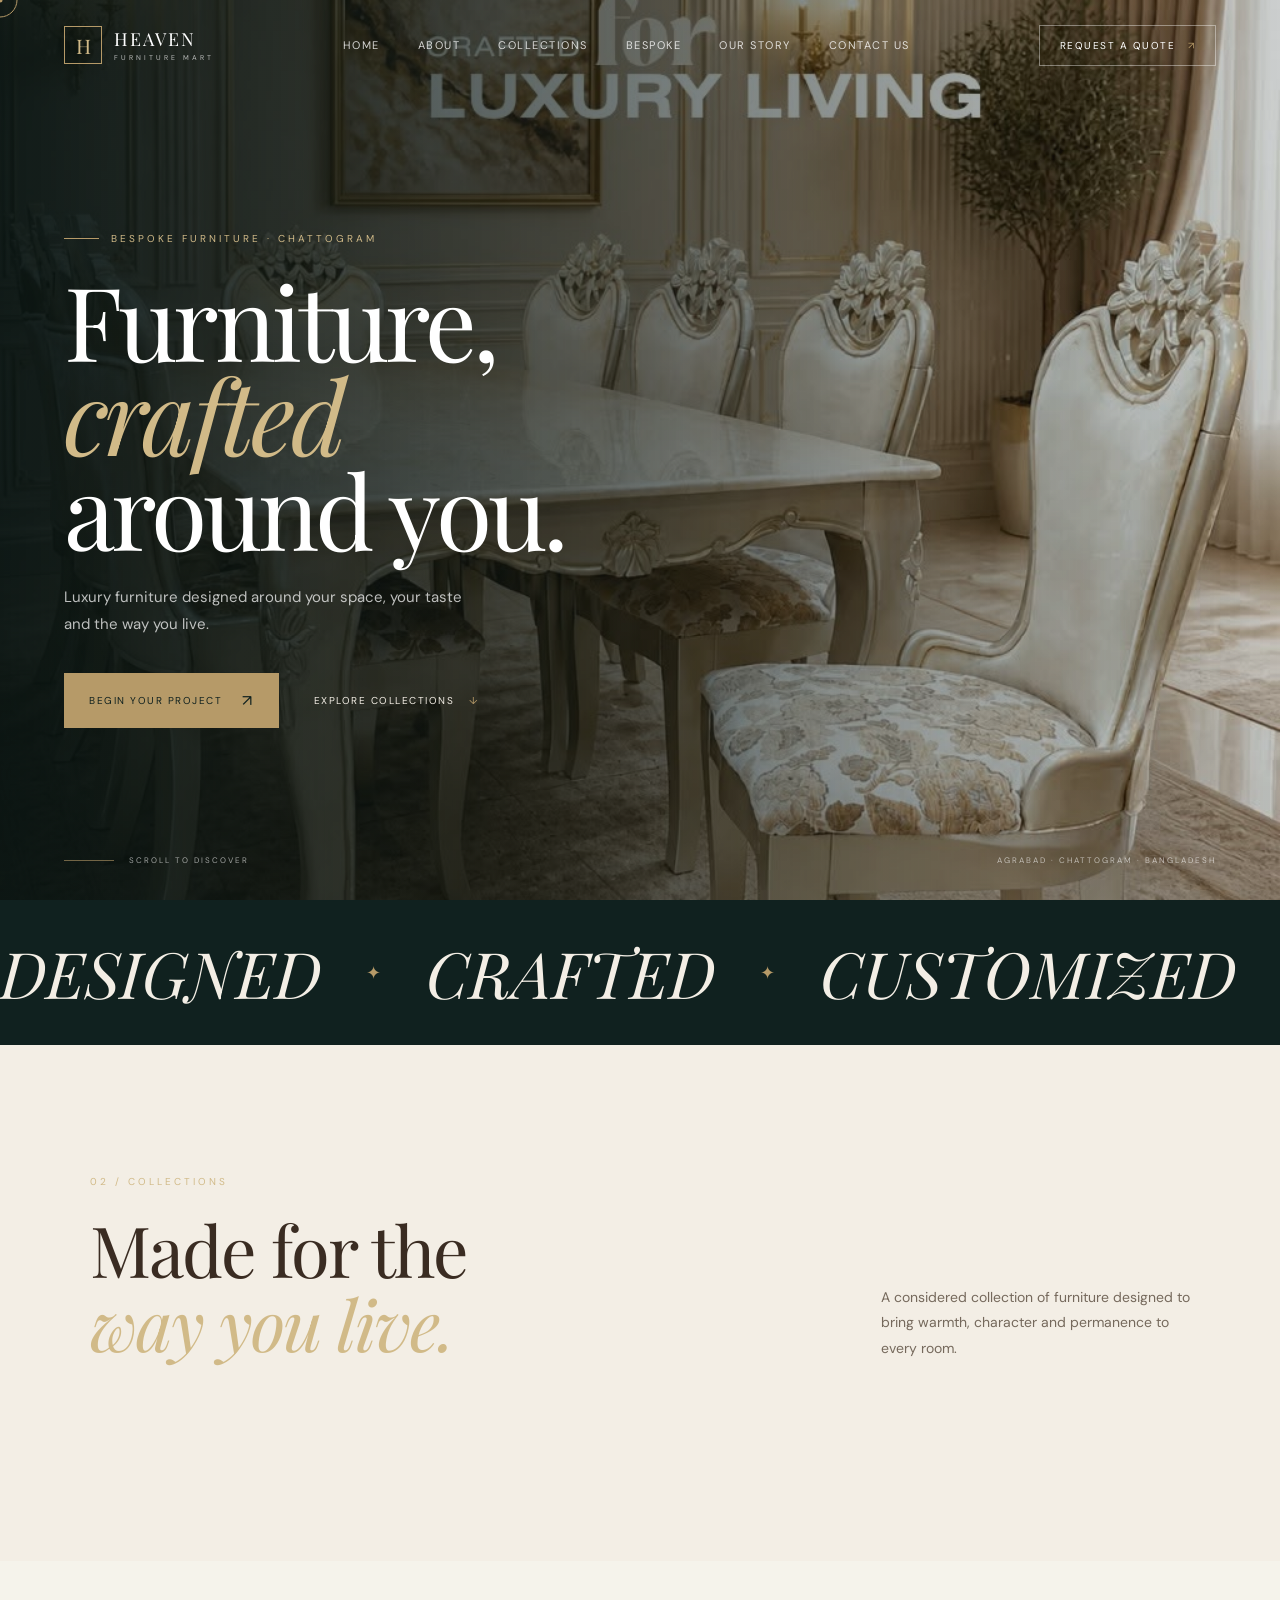
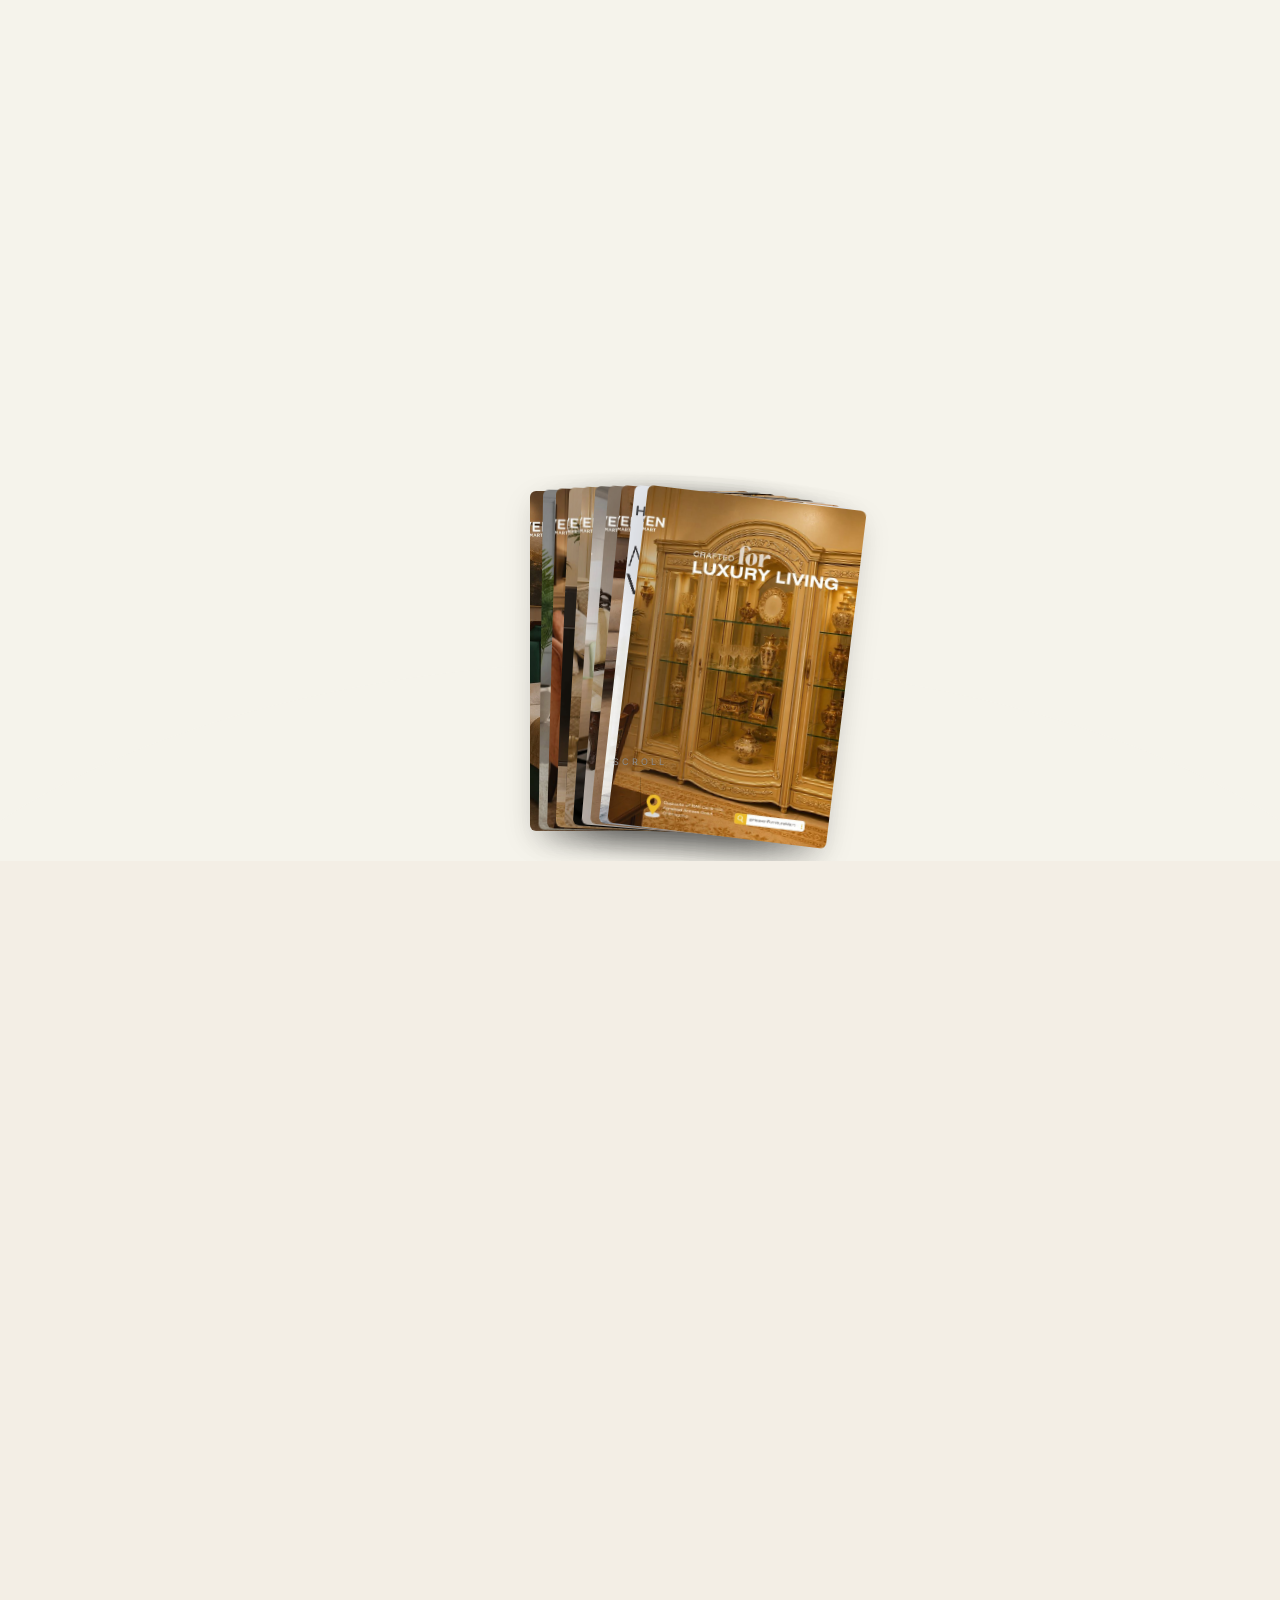
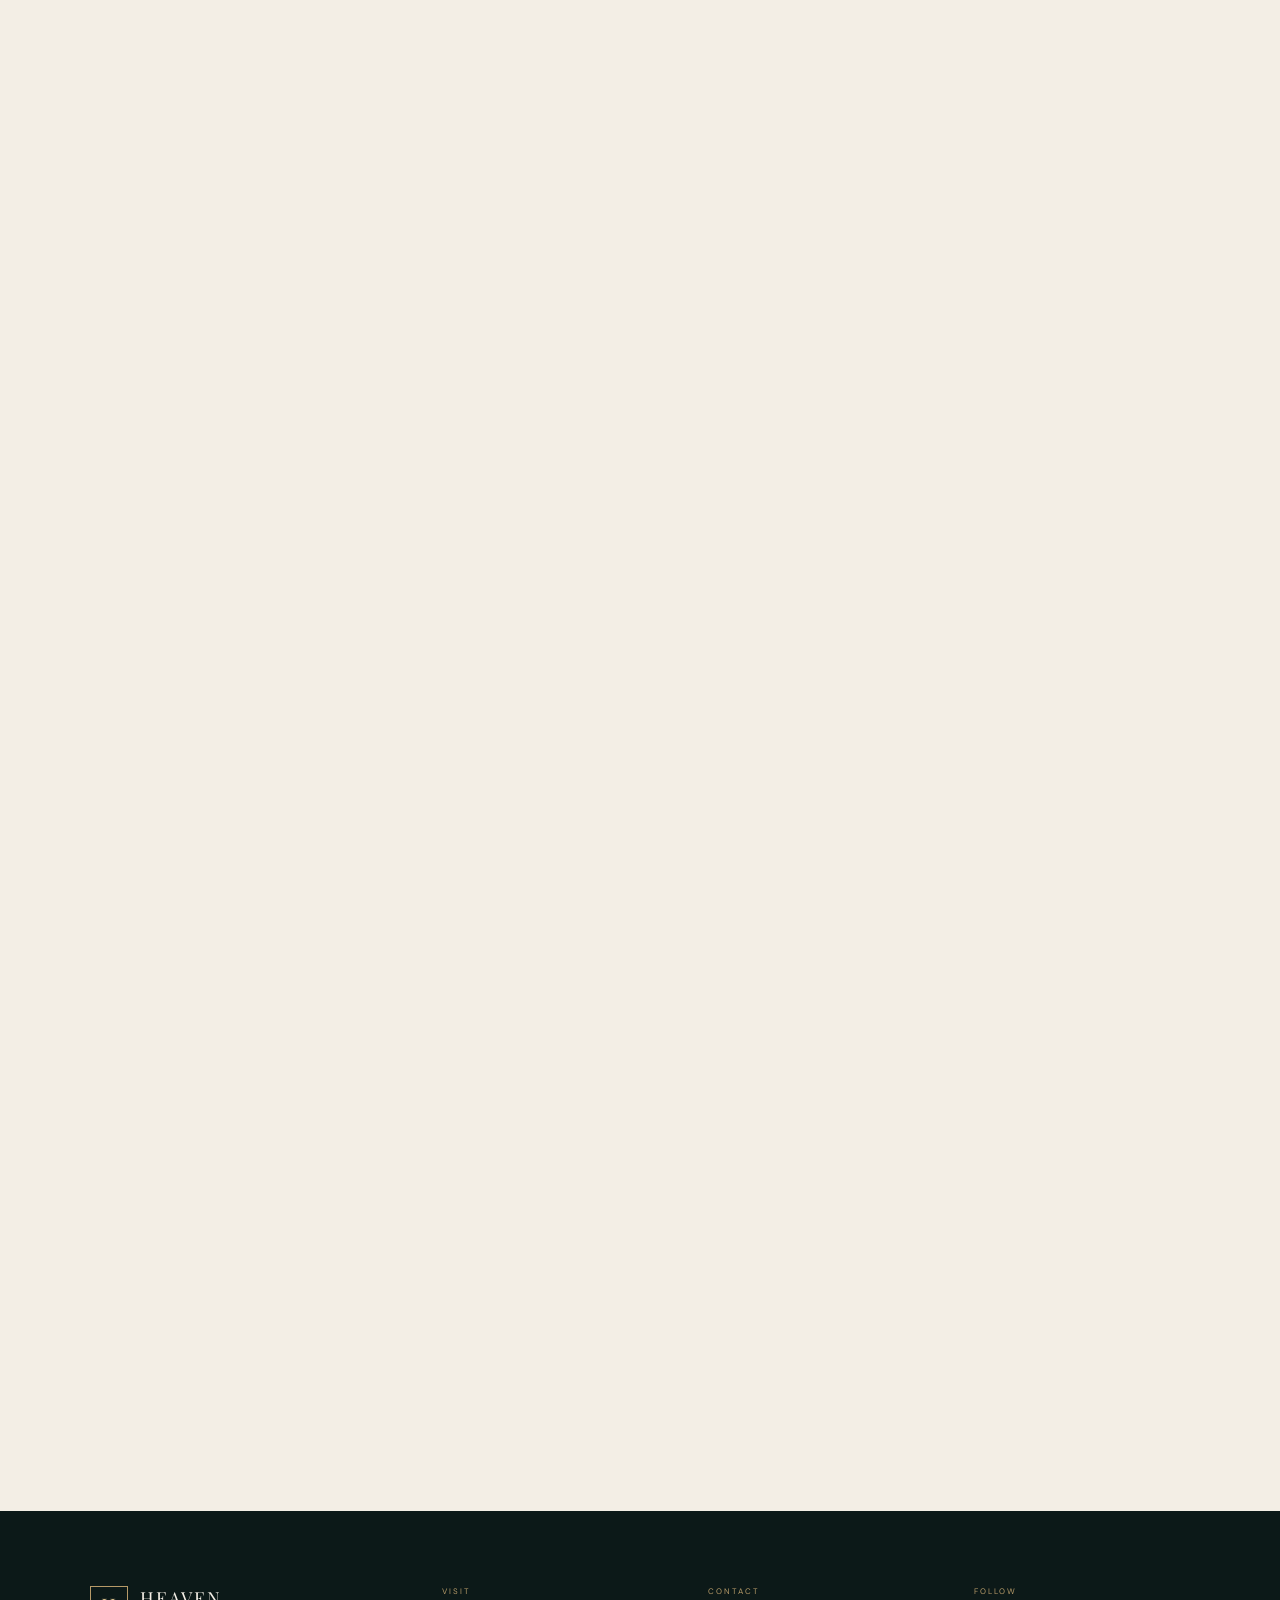
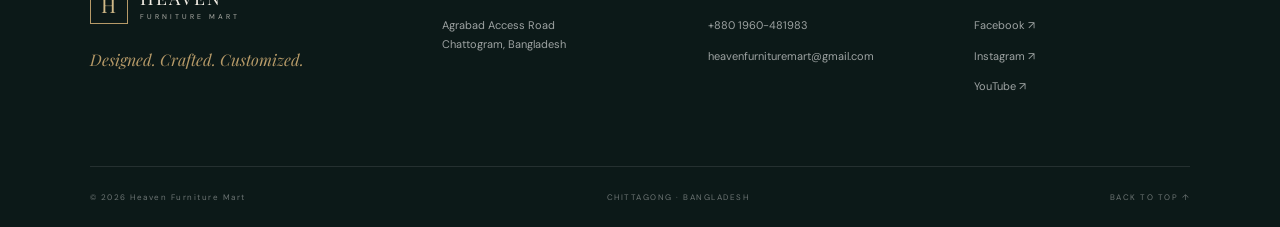
<file: collections.html>
<!DOCTYPE html>
<html lang="en">
<head>
  <meta charset="UTF-8">
  <meta name="viewport" content="width=device-width, initial-scale=1.0">
  <meta name="description" content="Heaven Furniture Mart — bespoke luxury furniture crafted around your space, taste and lifestyle in Chattogram.">
  <title>Heaven Furniture Mart | Designed. Crafted. Customized.</title>
  <link rel="preconnect" href="https://fonts.googleapis.com">
  <link rel="preconnect" href="https://fonts.gstatic.com" crossorigin>
  <link href="https://fonts.googleapis.com/css2?family=DM+Sans:wght@400;500;600&family=Playfair+Display:wght@400;500;600;700&display=swap" rel="stylesheet">
  <link rel="stylesheet" href="style.css">
  <link rel="stylesheet" href="carousel.css">
</head>
<body>
  <div class="loader" aria-hidden="true">
    <div class="loader-inner">
      <span>HEAVEN</span><div class="loader-line"></div><small>FURNITURE MART</small>
    </div>
  </div>

  <div class="cursor" aria-hidden="true"></div>
  <div class="cursor-dot" aria-hidden="true"></div>

  <header class="navbar">
    <a href="index.html" class="logo" aria-label="Heaven Furniture Mart home">
      <span class="logo-mark">H</span>
      <span class="logo-text">HEAVEN<small>FURNITURE MART</small></span>
    </a>

    <nav class="nav-links" aria-label="Primary navigation">
      <a href="index.html">Home</a>
      <a href="about.html">About</a>
      <a href="collections.html">Collections</a>
      <a href="bespoke.html">Bespoke</a>
      <a href="story.html">Our Story</a>
      <a href="contact.html">Contact Us</a>
    </nav>

    <a href="contact.html" class="nav-cta">Request a Quote <span>↗</span></a>

    <button class="menu-btn" type="button" aria-label="Open menu" aria-expanded="false" aria-controls="mobile-menu">
      <span></span><span></span>
    </button>
  </header>

  <nav class="mobile-menu" id="mobile-menu" aria-label="Mobile navigation" aria-hidden="true">
    <a href="index.html">Home</a>
    <a href="about.html">About</a>
    <a href="collections.html">Collections</a>
    <a href="bespoke.html">Bespoke</a>
    <a href="story.html">Our Story</a>
    <a href="contact.html">Request a Quote</a>
  </nav>

  <main>
    <section class="hero" id="home">
      <div class="hero-image">
        <img src="images/herofurniture.jpg" alt="Luxury interior furniture" fetchpriority="high">
        <div class="hero-overlay"></div>
      </div>
      <div class="hero-content">
        <div class="hero-kicker reveal"><span></span>BESPOKE FURNITURE · CHATTOGRAM</div>
        <h1 class="reveal">Furniture,<br><em>crafted</em><br>around you.</h1>
        <p class="hero-description reveal">Luxury furniture designed around your space, your taste and the way you live.</p>
        <div class="hero-actions reveal">
          <a href="#contact" class="btn btn-primary">Begin Your Project <span>↗</span></a>
          <a href="#collections" class="text-link">Explore collections <span>↓</span></a>
        </div>
      </div>
      <div class="hero-bottom">
        <div class="hero-scroll"><span class="scroll-line"></span>SCROLL TO DISCOVER</div>
        <div class="hero-location">AGRABAD · CHATTOGRAM · BANGLADESH</div>
      </div>
    </section>


    <section class="marquee" aria-label="Brand statement">
      <div class="marquee-track">
        <span>DESIGNED</span><i>✦</i><span>CRAFTED</span><i>✦</i><span>CUSTOMIZED</span><i>✦</i>
        <span>DESIGNED</span><i>✦</i><span>CRAFTED</span><i>✦</i><span>CUSTOMIZED</span><i>✦</i>
      </div>
    </section>

    <section class="collections section" id="collections">
      <div class="section-heading reveal">
        <div><span class="eyebrow">02 / COLLECTIONS</span><h2>Made for the<br><em>way you live.</em></h2></div>
        <p>A considered collection of furniture designed to bring warmth, character and permanence to every room.</p>
      </div>
    </section>

    <div class="csa-scroll-stage" id="csaStage">
      <div class="csa-carousel-wrapper" id="csaWrapper">
        <div class="csa-global-label" id="csaGlobalLabel">
          <div class="csa-gl-num" id="csaGlNum">01</div>
          <div class="csa-gl-name" id="csaGlName">PORTRAIT</div>
        </div>

        <div class="csa-arch"></div>

        <div class="csa-pivot" id="csaPivot">
          <div class="csa-card"><div class="csa-card-inner csa-card-0"></div></div>
          <div class="csa-card"><div class="csa-card-inner csa-card-1"></div></div>
          <div class="csa-card"><div class="csa-card-inner csa-card-2"></div></div>
          <div class="csa-card"><div class="csa-card-inner csa-card-3"></div></div>
          <div class="csa-card"><div class="csa-card-inner csa-card-4"></div></div>
          <div class="csa-card"><div class="csa-card-inner csa-card-5"></div></div>
          <div class="csa-card"><div class="csa-card-inner csa-card-6"></div></div>
          <div class="csa-card"><div class="csa-card-inner csa-card-7"></div></div>
          <div class="csa-card"><div class="csa-card-inner csa-card-8"></div></div>
          <div class="csa-card"><div class="csa-card-inner csa-card-9"></div></div>
        </div>

        <div class="csa-scroll-hint" id="csaScrollHint">
          <span>Scroll</span>
          <div class="csa-scroll-line"></div>
        </div>
      </div>
    </div>

   
  </main>

  <footer class="footer">
    <div class="footer-top">
      <div class="footer-brand">
        <a href="#home" class="logo"><span class="logo-mark">H</span><span class="logo-text">HEAVEN<small>FURNITURE MART</small></span></a>
        <p>Designed. Crafted. Customized.</p>
      </div>
      <div class="footer-column"><span>VISIT</span><p>Agrabad Access Road<br>Chattogram, Bangladesh</p></div>
      <div class="footer-column"><span>CONTACT</span><a href="tel:+8801960481983">+880 1960-481983</a><a href="mailto:heavenfurnituremart@gmail.com">heavenfurnituremart@gmail.com</a></div>
      <div class="footer-column"><span>FOLLOW</span><a href="https://www.facebook.com/HeavenFurnitureMart" target="_blank" rel="noopener noreferrer">Facebook ↗</a><a href="https://www.instagram.com/heaven_furniture_ltd" target="_blank" rel="noopener noreferrer">Instagram ↗</a><a href="https://www.youtube.com/@HeavenFurnitureMart" target="_blank" rel="noopener noreferrer">YouTube ↗</a></div>
    </div>
    <div class="footer-bottom"><span>© <span id="year">2026</span> Heaven Furniture Mart</span><span>CHITTAGONG · BANGLADESH</span><a href="#home">BACK TO TOP ↑</a></div>
  </footer>


 







  <script src="script.js"></script>
  <script src="carousel.js"></script>
</body>
</html>
</file>
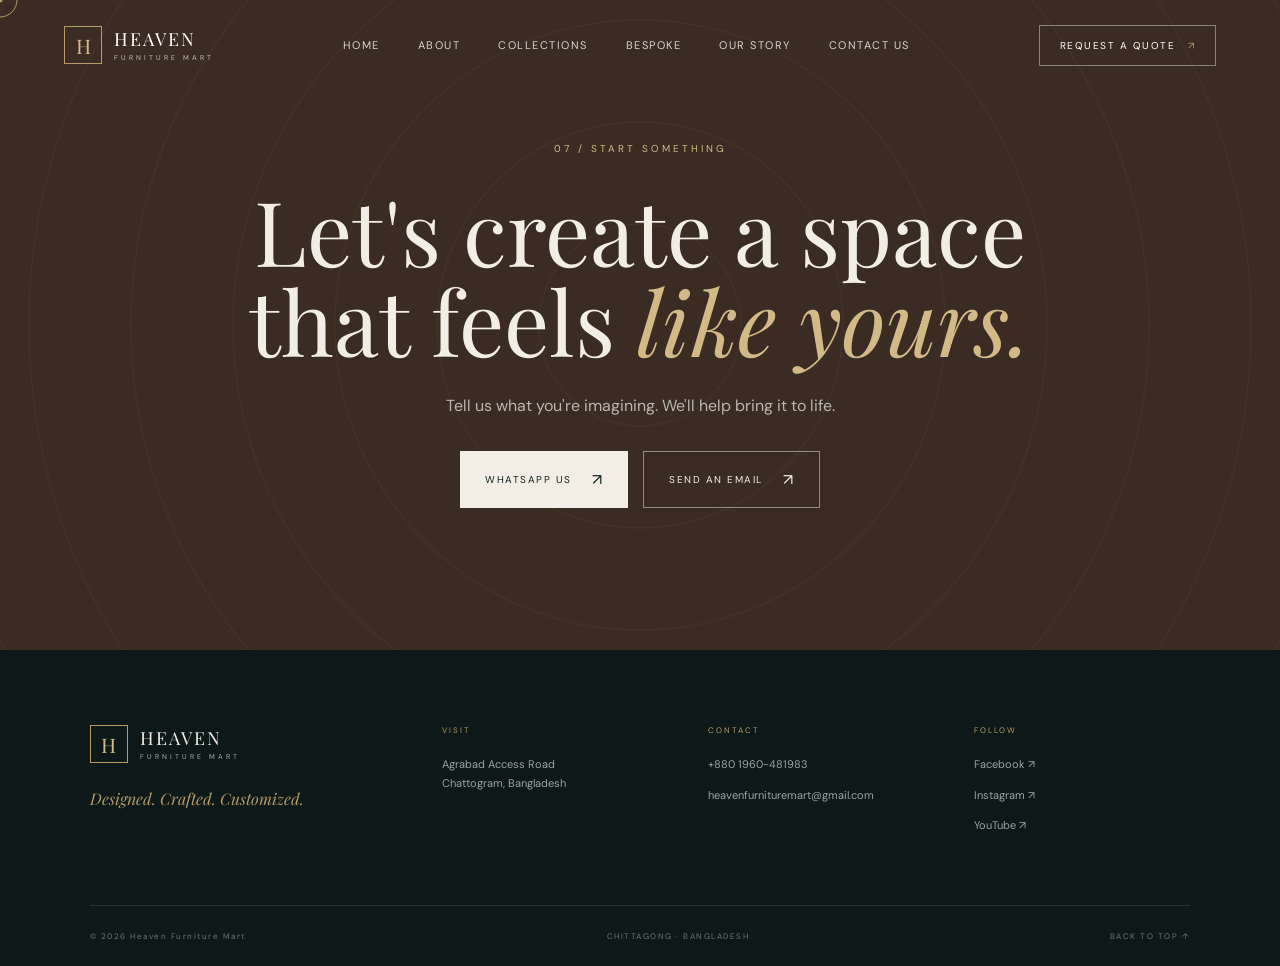
<file: contact.html>
<!DOCTYPE html>
<html lang="en">
<head>
  <meta charset="UTF-8">
  <meta name="viewport" content="width=device-width, initial-scale=1.0">
  <meta name="description" content="Heaven Furniture Mart — bespoke luxury furniture crafted around your space, taste and lifestyle in Chattogram.">
  <title>Heaven Furniture Mart | Designed. Crafted. Customized.</title>
  <link rel="preconnect" href="https://fonts.googleapis.com">
  <link rel="preconnect" href="https://fonts.gstatic.com" crossorigin>
  <link href="https://fonts.googleapis.com/css2?family=DM+Sans:wght@400;500;600&family=Playfair+Display:wght@400;500;600;700&display=swap" rel="stylesheet">
  <link rel="stylesheet" href="style.css">
  <link rel="stylesheet" href="carousel.css">
</head>
<body>
  <div class="loader" aria-hidden="true">
    <div class="loader-inner">
      <span>HEAVEN</span><div class="loader-line"></div><small>FURNITURE MART</small>
    </div>
  </div>

  <div class="cursor" aria-hidden="true"></div>
  <div class="cursor-dot" aria-hidden="true"></div>

  <header class="navbar">
    <a href="index.html" class="logo" aria-label="Heaven Furniture Mart home">
      <span class="logo-mark">H</span>
      <span class="logo-text">HEAVEN<small>FURNITURE MART</small></span>
    </a>

    <nav class="nav-links" aria-label="Primary navigation">
      <a href="index.html">Home</a>
      <a href="about.html">About</a>
      <a href="collections.html">Collections</a>
      <a href="bespoke.html">Bespoke</a>
      <a href="story.html">Our Story</a>
      <a href="contact.html">Contact Us</a>
    </nav>

    <a href="contact.html" class="nav-cta">Request a Quote <span>↗</span></a>

    <button class="menu-btn" type="button" aria-label="Open menu" aria-expanded="false" aria-controls="mobile-menu">
      <span></span><span></span>
    </button>
  </header>

  <nav class="mobile-menu" id="mobile-menu" aria-label="Mobile navigation" aria-hidden="true">
    <a href="index.html">Home</a>
    <a href="about.html">About</a>
    <a href="collections.html">Collections</a>
    <a href="bespoke.html">Bespoke</a>
    <a href="story.html">Our Story</a>
    <a href="contact.html">Request a Quote</a>
  </nav>

  <main>
   

    <section class="cta" id="contact">
      <div class="cta-pattern"></div>
      <div class="cta-content reveal">
        <span class="eyebrow">07 / START SOMETHING</span>
        <h2>Let's create a space<br>that feels <em>like yours.</em></h2>
        <p>Tell us what you're imagining. We'll help bring it to life.</p>
        <div class="cta-actions">
          <a href="https://wa.me/8801960481983" target="_blank" rel="noopener noreferrer" class="btn btn-light">WhatsApp Us <span>↗</span></a>
          <a href="mailto:heavenfurnituremart@gmail.com" class="btn btn-outline">Send an Email <span>↗</span></a>
        </div>
      </div>
    </section>
  </main>

  <footer class="footer">
    <div class="footer-top">
      <div class="footer-brand">
        <a href="#home" class="logo"><span class="logo-mark">H</span><span class="logo-text">HEAVEN<small>FURNITURE MART</small></span></a>
        <p>Designed. Crafted. Customized.</p>
      </div>
      <div class="footer-column"><span>VISIT</span><p>Agrabad Access Road<br>Chattogram, Bangladesh</p></div>
      <div class="footer-column"><span>CONTACT</span><a href="tel:+8801960481983">+880 1960-481983</a><a href="mailto:heavenfurnituremart@gmail.com">heavenfurnituremart@gmail.com</a></div>
      <div class="footer-column"><span>FOLLOW</span><a href="https://www.facebook.com/HeavenFurnitureMart" target="_blank" rel="noopener noreferrer">Facebook ↗</a><a href="https://www.instagram.com/heaven_furniture_ltd" target="_blank" rel="noopener noreferrer">Instagram ↗</a><a href="https://www.youtube.com/@HeavenFurnitureMart" target="_blank" rel="noopener noreferrer">YouTube ↗</a></div>
    </div>
    <div class="footer-bottom"><span>© <span id="year">2026</span> Heaven Furniture Mart</span><span>CHITTAGONG · BANGLADESH</span><a href="#home">BACK TO TOP ↑</a></div>
  </footer>


 







  <script src="script.js"></script>
  <script src="carousel.js"></script>
</body>
</html>
</file>
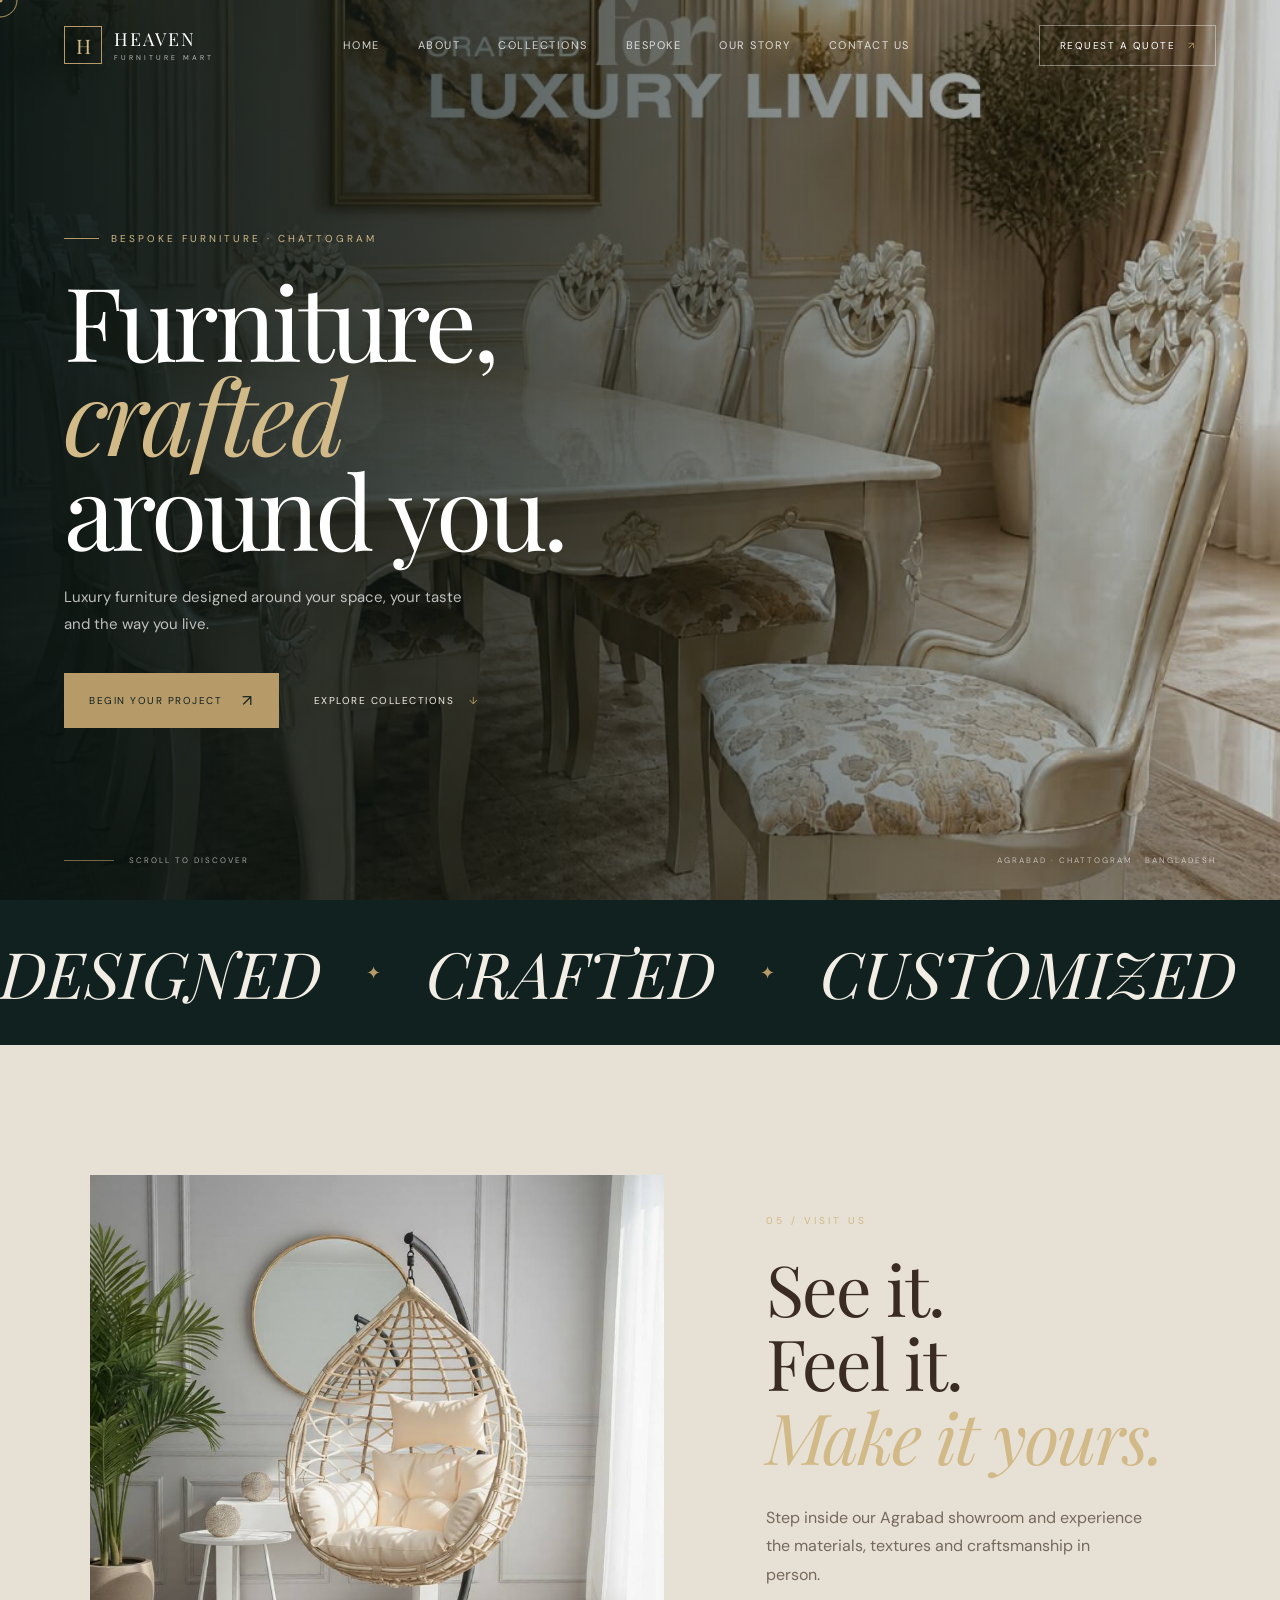
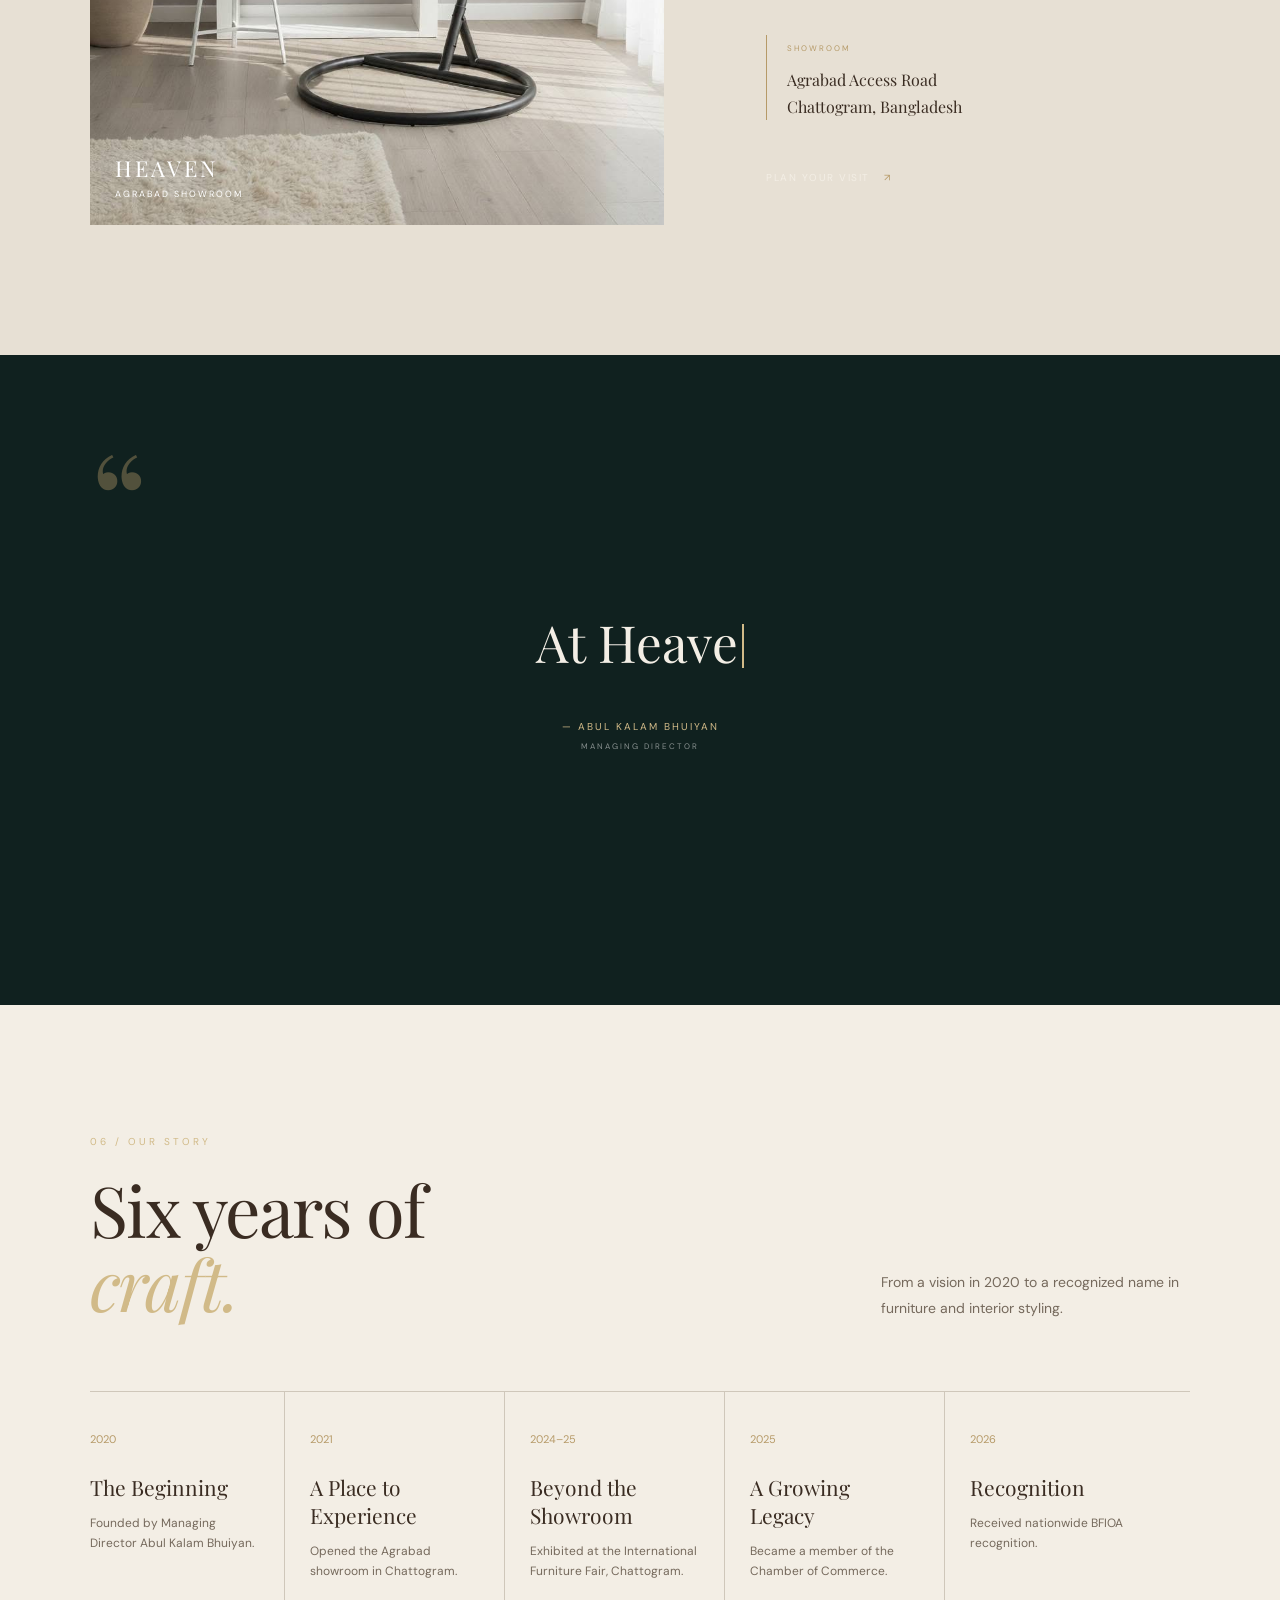
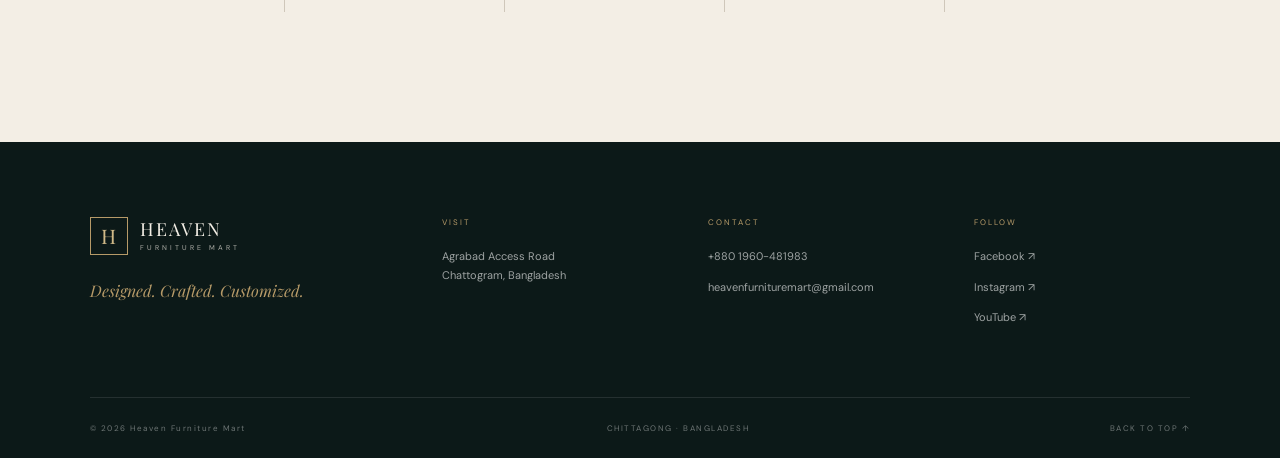
<file: story.html>
<!DOCTYPE html>
<html lang="en">
<head>
  <meta charset="UTF-8">
  <meta name="viewport" content="width=device-width, initial-scale=1.0">
  <meta name="description" content="Heaven Furniture Mart — bespoke luxury furniture crafted around your space, taste and lifestyle in Chattogram.">
  <title>Heaven Furniture Mart | Designed. Crafted. Customized.</title>
  <link rel="preconnect" href="https://fonts.googleapis.com">
  <link rel="preconnect" href="https://fonts.gstatic.com" crossorigin>
  <link href="https://fonts.googleapis.com/css2?family=DM+Sans:wght@400;500;600&family=Playfair+Display:wght@400;500;600;700&display=swap" rel="stylesheet">
  <link rel="stylesheet" href="style.css">
  <link rel="stylesheet" href="carousel.css">
</head>
<body>
  <div class="loader" aria-hidden="true">
    <div class="loader-inner">
      <span>HEAVEN</span><div class="loader-line"></div><small>FURNITURE MART</small>
    </div>
  </div>

  <div class="cursor" aria-hidden="true"></div>
  <div class="cursor-dot" aria-hidden="true"></div>

  <header class="navbar">
    <a href="index.html" class="logo" aria-label="Heaven Furniture Mart home">
      <span class="logo-mark">H</span>
      <span class="logo-text">HEAVEN<small>FURNITURE MART</small></span>
    </a>

    <nav class="nav-links" aria-label="Primary navigation">
      <a href="index.html">Home</a>
      <a href="about.html">About</a>
      <a href="collections.html">Collections</a>
      <a href="bespoke.html">Bespoke</a>
      <a href="story.html">Our Story</a>
      <a href="contact.html">Contact Us</a>
    </nav>

    <a href="contact.html" class="nav-cta">Request a Quote <span>↗</span></a>

    <button class="menu-btn" type="button" aria-label="Open menu" aria-expanded="false" aria-controls="mobile-menu">
      <span></span><span></span>
    </button>
  </header>

  <nav class="mobile-menu" id="mobile-menu" aria-label="Mobile navigation" aria-hidden="true">
    <a href="index.html">Home</a>
    <a href="about.html">About</a>
    <a href="collections.html">Collections</a>
    <a href="bespoke.html">Bespoke</a>
    <a href="story.html">Our Story</a>
    <a href="contact.html">Request a Quote</a>
  </nav>

  <main>
    <section class="hero" id="home">
      <div class="hero-image">
        <img src="images/herofurniture.jpg" alt="Luxury interior furniture" fetchpriority="high">
        <div class="hero-overlay"></div>
      </div>
      <div class="hero-content">
        <div class="hero-kicker reveal"><span></span>BESPOKE FURNITURE · CHATTOGRAM</div>
        <h1 class="reveal">Furniture,<br><em>crafted</em><br>around you.</h1>
        <p class="hero-description reveal">Luxury furniture designed around your space, your taste and the way you live.</p>
        <div class="hero-actions reveal">
          <a href="#contact" class="btn btn-primary">Begin Your Project <span>↗</span></a>
          <a href="#collections" class="text-link">Explore collections <span>↓</span></a>
        </div>
      </div>
      <div class="hero-bottom">
        <div class="hero-scroll"><span class="scroll-line"></span>SCROLL TO DISCOVER</div>
        <div class="hero-location">AGRABAD · CHATTOGRAM · BANGLADESH</div>
      </div>
    </section>


    <section class="marquee" aria-label="Brand statement">
      <div class="marquee-track">
        <span>DESIGNED</span><i>✦</i><span>CRAFTED</span><i>✦</i><span>CUSTOMIZED</span><i>✦</i>
        <span>DESIGNED</span><i>✦</i><span>CRAFTED</span><i>✦</i><span>CUSTOMIZED</span><i>✦</i>
      </div>
    </section>

    


    <section class="showroom section">
      <div class="showroom-image reveal">
        <img src="images/chair.jpg" alt="Luxury furniture showroom" loading="lazy">
        <div class="image-label"><span>HEAVEN</span>AGRABAD SHOWROOM</div>
      </div>
      <div class="showroom-content reveal">
        <span class="eyebrow">05 / VISIT US</span>
        <h2>See it.<br>Feel it.<br><em>Make it yours.</em></h2>
        <p>Step inside our Agrabad showroom and experience the materials, textures and craftsmanship in person.</p>
        <div class="address"><span>SHOWROOM</span><p>Agrabad Access Road<br>Chattogram, Bangladesh</p></div>
        <a href="#contact" class="text-link">Plan your visit <span>↗</span></a>
      </div>
    </section>

    <section class="quote section">
      <div class="quote-mark">“</div>
      <blockquote class="reveal">
        <p class="js-typewriter">At Heaven Furniture Mart, we believe furniture is more than function; it is a reflection of lifestyle, taste, and comfort. Every piece we create is designed to bring lasting elegance into the homes of our clients.</p>
        <cite>— Abul Kalam Bhuiyan<small>Managing Director</small></cite>
      </blockquote>
    </section>

    <section class="story section" id="story">
      <div class="section-heading reveal">
        <div><span class="eyebrow">06 / OUR STORY</span><h2>Six years of<br><em>craft.</em></h2></div>
        <p>From a vision in 2020 to a recognized name in furniture and interior styling.</p>
      </div>
      <div class="timeline">
        <div class="timeline-item reveal"><span>2020</span><h3>The Beginning</h3><p>Founded by Managing Director Abul Kalam Bhuiyan.</p></div>
        <div class="timeline-item reveal"><span>2021</span><h3>A Place to Experience</h3><p>Opened the Agrabad showroom in Chattogram.</p></div>
        <div class="timeline-item reveal"><span>2024–25</span><h3>Beyond the Showroom</h3><p>Exhibited at the International Furniture Fair, Chattogram.</p></div>
        <div class="timeline-item reveal"><span>2025</span><h3>A Growing Legacy</h3><p>Became a member of the Chamber of Commerce.</p></div>
        <div class="timeline-item reveal"><span>2026</span><h3>Recognition</h3><p>Received nationwide BFIOA recognition.</p></div>
      </div>
    </section>

    
  </main>

  <footer class="footer">
    <div class="footer-top">
      <div class="footer-brand">
        <a href="#home" class="logo"><span class="logo-mark">H</span><span class="logo-text">HEAVEN<small>FURNITURE MART</small></span></a>
        <p>Designed. Crafted. Customized.</p>
      </div>
      <div class="footer-column"><span>VISIT</span><p>Agrabad Access Road<br>Chattogram, Bangladesh</p></div>
      <div class="footer-column"><span>CONTACT</span><a href="tel:+8801960481983">+880 1960-481983</a><a href="mailto:heavenfurnituremart@gmail.com">heavenfurnituremart@gmail.com</a></div>
      <div class="footer-column"><span>FOLLOW</span><a href="https://www.facebook.com/HeavenFurnitureMart" target="_blank" rel="noopener noreferrer">Facebook ↗</a><a href="https://www.instagram.com/heaven_furniture_ltd" target="_blank" rel="noopener noreferrer">Instagram ↗</a><a href="https://www.youtube.com/@HeavenFurnitureMart" target="_blank" rel="noopener noreferrer">YouTube ↗</a></div>
    </div>
    <div class="footer-bottom"><span>© <span id="year">2026</span> Heaven Furniture Mart</span><span>CHITTAGONG · BANGLADESH</span><a href="#home">BACK TO TOP ↑</a></div>
  </footer>


 







  <script src="script.js"></script>
  <script src="carousel.js"></script>
</body>
</html>
</file>
<file: style.css>
/* HEAVEN FURNITURE MART — polished responsive stylesheet */
:root {
    --charcoal: #10211f;
    --ivory: #f3eee5;
    --ivory-dark: #ded7ca;
    --gold: #b69a68;
    --gold-light: #d1ba88;
    --brown: #3a2c22;
    --tan: #9a7855;
    --white: #fff;
    --serif: "Playfair Display", Georgia, serif;
    --sans: "DM Sans", Arial, sans-serif;
    --ease: 0.5s cubic-bezier(0.2, 0.8, 0.2, 1);
}
* {
    margin: 0;
    padding: 0;
    box-sizing: border-box;
}
html {
    scroll-behavior: smooth;
    scroll-padding-top: 80px;
}
body {
    background: var(--ivory);
    color: var(--brown);
    font-family: var(--sans);
    overflow-x: hidden;
}
body.menu-open {
    overflow: hidden;
}
img {
    width: 100%;
    height: 100%;
    object-fit: cover;
    display: block;
}
a {
    color: inherit;
    text-decoration: none;
}
button {
    font: inherit;
}
.loader {
    position: fixed;
    inset: 0;
    background: var(--charcoal);
    color: var(--ivory);
    z-index: 9999;
    display: grid;
    place-items: center;
    transition:
        opacity 1s,
        visibility 1s;
}
.loader.hide {
    opacity: 0;
    visibility: hidden;
}
.loader-inner {
    text-align: center;
}
.loader-inner > span {
    display: block;
    font: 400 clamp(40px, 7vw, 90px) / 1 var(--serif);
    letter-spacing: 8px;
}
.loader-inner small {
    display: block;
    font-size: 9px;
    letter-spacing: 5px;
    margin-top: 15px;
    opacity: 0.6;
}
.loader-line {
    width: 150px;
    height: 1px;
    background: var(--gold);
    margin: 15px auto;
    transform-origin: left;
    animation: loaderLine 1.5s ease infinite;
}
@keyframes loaderLine {
    0% {
        transform: scaleX(0);
    }
    100% {
        transform: scaleX(1);
    }
}
.cursor,
.cursor-dot {
    position: fixed;
    pointer-events: none;
    z-index: 10000;
    border-radius: 50%;
}
.cursor {
    width: 35px;
    height: 35px;
    border: 1px solid var(--gold);
    transform: translate(-50%, -50%);
    transition:
        width 0.3s,
        height 0.3s,
        background 0.3s;
}
.cursor-dot {
    width: 5px;
    height: 5px;
    background: var(--gold);
    transform: translate(-50%, -50%);
}
.cursor.active {
    width: 60px;
    height: 60px;
    background: rgba(182, 154, 104, 0.1);
}
.navbar {
    position: fixed;
    top: 0;
    left: 0;
    width: 100%;
    height: 90px;
    padding: 0 5vw;
    display: flex;
    align-items: center;
    justify-content: space-between;
    z-index: 1000;
    color: var(--white);
    transition:
        background 0.4s,
        backdrop-filter 0.4s,
        height 0.4s;
}
.navbar.scrolled {
    height: 75px;
    background: rgba(16, 33, 31, 0.92);
    backdrop-filter: blur(15px);
}
.logo {
    display: flex;
    align-items: center;
    gap: 12px;
}
.logo-mark {
    width: 38px;
    height: 38px;
    border: 1px solid var(--gold);
    display: grid;
    place-items: center;
    font: 20px var(--serif);
    color: var(--gold-light);
}
.logo-text {
    font: 18px/1 var(--serif);
    letter-spacing: 2px;
}
.logo-text small {
    display: block;
    font: 7px/1 var(--sans);
    letter-spacing: 3px;
    margin-top: 6px;
    opacity: 0.7;
}
.nav-links {
    display: flex;
    gap: 38px;
}
.nav-links a {
    position: relative;
    font-size: 11px;
    letter-spacing: 1.5px;
    text-transform: uppercase;
    opacity: 0.8;
    transition: 0.3s;
}
.nav-links a::after {
    content: "";
    position: absolute;
    bottom: -7px;
    left: 0;
    width: 0;
    height: 1px;
    background: var(--gold);
    transition: 0.3s;
}
.nav-links a:hover,
.nav-links a.active {
    opacity: 1;
}
.nav-links a:hover::after,
.nav-links a.active::after {
    width: 100%;
}
.nav-cta {
    border: 1px solid rgba(255, 255, 255, 0.4);
    padding: 13px 20px;
    font-size: 10px;
    letter-spacing: 1.5px;
    text-transform: uppercase;
    transition: var(--ease);
}
.nav-cta span {
    color: var(--gold);
    margin-left: 8px;
}
.nav-cta:hover {
    background: var(--ivory);
    color: var(--charcoal);
}
.menu-btn {
    display: none;
    background: none;
    border: 0;
    width: 35px;
    cursor: pointer;
}
.menu-btn span {
    display: block;
    width: 100%;
    height: 1px;
    background: white;
    margin: 7px 0;
    transition: 0.3s;
}
.menu-btn[aria-expanded="true"] span:first-child {
    transform: translateY(4px) rotate(45deg);
}
.menu-btn[aria-expanded="true"] span:last-child {
    transform: translateY(-4px) rotate(-45deg);
}
.mobile-menu {
    position: fixed;
    inset: 0;
    background: var(--charcoal);
    z-index: 900;
    padding: 130px 8vw;
    display: flex;
    flex-direction: column;
    gap: 25px;
    transform: translateY(-100%);
    transition: 0.6s cubic-bezier(0.77, 0, 0.18, 1);
}
.mobile-menu.open {
    transform: translateY(0);
}
.mobile-menu a {
    font: 400 clamp(35px, 10vw, 60px) / 1 var(--serif);
    color: var(--ivory);
}
.hero {
    height: 100vh;
    min-height: 700px;
    position: relative;
    background: var(--charcoal);
    color: var(--white);
    overflow: hidden;
}
.hero-image {
    position: absolute;
    inset: 0;
}
.hero-image img {
    animation: heroZoom 8s ease-out forwards;
}
.hero-overlay {
    position: absolute;
    inset: 0;
    background: linear-gradient(90deg, rgba(5, 18, 17, 0.9) 0%, rgba(5, 18, 17, 0.6) 45%, rgba(5, 18, 17, 0.2) 100%);
}
@keyframes heroZoom {
    from {
        transform: scale(1.12);
    }
    to {
        transform: scale(1);
    }
}
.hero-content {
    position: relative;
    z-index: 2;
    height: 100%;
    display: flex;
    flex-direction: column;
    justify-content: center;
    width: min(1200px, 90%);
    margin: auto;
    padding-top: 60px;
}
.hero-kicker,
.eyebrow {
    display: flex;
    align-items: center;
    gap: 12px;
    color: var(--gold-light);
    font-size: 10px;
    letter-spacing: 3px;
    text-transform: uppercase;
}
.hero-kicker span {
    width: 35px;
    height: 1px;
    background: var(--gold);
}
.hero h1 {
    font: 400 clamp(60px, 8vw, 120px) / 0.92 var(--serif);
    max-width: 900px;
    margin: 28px 0;
    letter-spacing: -4px;
}
.hero h1 em,
h2 em {
    color: var(--gold-light);
    font-weight: 400;
}
.hero-description {
    max-width: 420px;
    font-size: 15px;
    line-height: 1.8;
    color: rgba(255, 255, 255, 0.72);
}
.hero-actions {
    display: flex;
    align-items: center;
    gap: 35px;
    margin-top: 35px;
}
.btn {
    display: inline-flex;
    align-items: center;
    justify-content: center;
    gap: 20px;
    padding: 17px 25px;
    font-size: 10px;
    letter-spacing: 1.5px;
    text-transform: uppercase;
    transition: var(--ease);
}
.btn span {
    font-size: 16px;
    transition: 0.3s;
}
.btn:hover span {
    transform: translate(4px, -4px);
}
.btn-primary {
    background: var(--gold);
    color: var(--charcoal);
}
.btn-primary:hover {
    background: var(--gold-light);
    transform: translateY(-3px);
}
.btn-light {
    background: var(--ivory);
    color: var(--charcoal);
}
.btn-light:hover {
    background: var(--gold-light);
    transform: translateY(-3px);
}
.btn-outline {
    border: 1px solid rgba(255, 255, 255, 0.45);
    color: var(--ivory);
}
.btn-outline:hover {
    background: rgba(255, 255, 255, 0.1);
}
.text-link {
    font-size: 10px;
    letter-spacing: 1.5px;
    text-transform: uppercase;
    color: var(--ivory);
}
.text-link span {
    margin-left: 10px;
    color: var(--gold);
    transition: 0.3s;
}
.text-link:hover span {
    margin-left: 18px;
}
.hero-bottom {
    position: absolute;
    z-index: 3;
    bottom: 35px;
    left: 5vw;
    right: 5vw;
    display: flex;
    justify-content: space-between;
    font-size: 8px;
    letter-spacing: 2px;
    opacity: 0.6;
}
.hero-scroll {
    display: flex;
    align-items: center;
    gap: 15px;
}
.scroll-line {
    width: 50px;
    height: 1px;
    background: var(--gold);
}
.section {
    padding: 130px 7vw;
}
.section-number {
    font-size: 9px;
    letter-spacing: 2px;
    color: var(--gold);
    margin-bottom: 80px;
}
.intro {
    background: var(--ivory);
}
.intro-grid {
    display: grid;
    grid-template-columns: 1.1fr 0.9fr;
    gap: 10vw;
}
.intro-title > span {
    color: var(--gold);
    font-size: 12px;
}
.intro h2,
.section-heading h2,
.showroom h2 {
    font: 400 clamp(45px, 5.5vw, 78px) / 1.05 var(--serif);
    margin-top: 25px;
    letter-spacing: -2px;
}
.intro-text {
    padding-top: 50px;
}
.large-text {
    font: 27px/1.4 var(--serif);
    margin-bottom: 30px;
}
.intro-text > p:not(.large-text) {
    font-size: 14px;
    line-height: 1.9;
    color: #75695c;
}
.signature {
    margin-top: 50px;
    padding-top: 20px;
    border-top: 1px solid #cfc7ba;
}
.signature span {
    font: italic 16px var(--serif);
    color: var(--tan);
}
.marquee {
    overflow: hidden;
    background: var(--charcoal);
    color: var(--ivory);
    padding: 30px 0;
}
.marquee-track {
    width: max-content;
    display: flex;
    align-items: center;
    gap: 45px;
    animation: marquee 25s linear infinite;
}
.marquee-track span {
    font: italic clamp(30px, 5vw, 65px) var(--serif);
}
.marquee-track i {
    color: var(--gold);
    font-style: normal;
    font-size: 18px;
}
@keyframes marquee {
    to {
        transform: translateX(-50%);
    }
}
.section-heading {
    display: grid;
    grid-template-columns: 1fr 0.45fr;
    gap: 8vw;
    align-items: end;
    margin-bottom: 70px;
}
.section-heading p {
    color: #75695c;
    font-size: 14px;
    line-height: 1.8;
}
.collection-grid {
    display: grid;
    grid-template-columns: repeat(2, 1fr);
    gap: 25px;
}
.collection-card {
    cursor: pointer;
    transition: transform 0.2s ease;
}
.collection-card.large {
    grid-row: span 2;
}

.collection-image {
    height: 480px;
    overflow: hidden;
    position: relative;
}
.collection-card.large .collection-image {
    height: 985px;
}
.collection-card.mid .collection-image {
    height: 600px;
}
.collection-image::after {
    content: "";
    position: absolute;
    inset: 0;
    background: linear-gradient(to top, rgba(0, 0, 0, 0.35), transparent 45%);
}
.collection-image img {
    transition: transform 1s cubic-bezier(0.2, 0.8, 0.2, 1);
}
.collection-card:hover .collection-image img {
    transform: scale(1.06);
}
.collection-info {
    display: flex;
    justify-content: space-between;
    align-items: center;
    padding: 20px 0;
    border-bottom: 1px solid #cfc7ba;
}
.collection-info > div > span {
    font-size: 9px;
    color: var(--gold);
    display: block;
    margin-bottom: 5px;
}
.collection-info h3 {
    font: 400 28px var(--serif);
}
.collection-info p {
    font-size: 9px;
    color: #84786a;
    letter-spacing: 1px;
    text-transform: uppercase;
}
.arrow {
    font-size: 20px;
    color: var(--gold);
}
.bespoke {
    min-height: 850px;
    position: relative;
    color: var(--ivory);
    overflow: hidden;
}
.bespoke-image {
    position: absolute;
    inset: 0;
}
.bespoke-image img {
    transition: transform 1.5s ease;
}
.bespoke:hover .bespoke-image img {
    transform: scale(1.04);
}
.bespoke-overlay {
    position: absolute;
    inset: 0;
    background: linear-gradient(90deg, rgba(9, 25, 23, 0.92), rgba(9, 25, 23, 0.45), rgba(9, 25, 23, 0.2));
}
.bespoke-content {
    position: relative;
    z-index: 2;
    width: min(1200px, 86%);
    margin: auto;
    min-height: 850px;
    display: flex;
    flex-direction: column;
    justify-content: center;
}
.bespoke h2 {
    font: 400 clamp(55px, 7vw, 105px) / 0.95 var(--serif);
    margin: 30px 0;
}
.bespoke p {
    max-width: 380px;
    line-height: 1.8;
    color: rgba(255, 255, 255, 0.7);
    margin-bottom: 35px;
}
.bespoke-stamp {
    position: absolute;
    z-index: 2;
    right: 7vw;
    bottom: 80px;
    width: 130px;
    height: 130px;
    border: 1px solid rgba(255, 255, 255, 0.35);
    border-radius: 50%;
    display: grid;
    place-content: center;
    text-align: center;
}
.bespoke-stamp span {
    font: 35px var(--serif);
}
.bespoke-stamp small {
    font-size: 7px;
    letter-spacing: 2px;
    color: var(--gold-light);
}
.why {
    background: var(--ivory);
}
.features {
    display: grid;
    grid-template-columns: repeat(4, 1fr);
    border-top: 1px solid #cfc7ba;
}
.feature {
    padding: 45px 30px 20px 0;
    border-right: 1px solid #cfc7ba;
    margin-right: 30px;
}
.feature:last-child {
    border-right: 0;
}
.feature-number {
    font-size: 9px;
    color: var(--gold);
}
.feature-icon {
    font-size: 32px;
    color: var(--gold);
    margin: 50px 0 30px;
}
.feature h3 {
    font: 400 23px var(--serif);
    margin-bottom: 15px;
}
.feature p {
    color: #75695c;
    font-size: 13px;
    line-height: 1.8;
}
.showroom {
    display: grid;
    grid-template-columns: 1.15fr 0.85fr;
    gap: 8vw;
    align-items: center;
    background: #e7e0d4;
}
.showroom-image {
    height: 650px;
    position: relative;
    overflow: hidden;
}
.showroom-image img {
    transition: transform 1s ease;
}
.showroom-image:hover img {
    transform: scale(1.04);
}
.image-label {
    position: absolute;
    bottom: 25px;
    left: 25px;
    color: white;
    font-size: 9px;
    letter-spacing: 2px;
}
.image-label span {
    font: 22px var(--serif);
    display: block;
    letter-spacing: 3px;
    margin-bottom: 5px;
}
.showroom-content h2 {
    margin-bottom: 30px;
}
.showroom-content > p {
    color: #75695c;
    line-height: 1.8;
    max-width: 380px;
}
.address {
    margin: 45px 0;
    padding-left: 20px;
    border-left: 1px solid var(--gold);
}
.address span {
    color: var(--gold);
    font-size: 8px;
    letter-spacing: 2px;
}
.address p {
    margin-top: 10px;
    font: 16px/1.7 var(--serif);
}
.quote {
    background: var(--charcoal);
    color: var(--ivory);
    min-height: 650px;
    display: grid;
    place-items: center;
    position: relative;
}


.quote-mark {
    position: absolute;
    top: 50px;
    left: 7vw;
    color: var(--gold);
    font: 140px var(--serif);
    opacity: 0.4;
}
blockquote {
    width: min(950px, 90%);
    font: clamp(30px, 4vw, 52px) / 1.3 var(--serif);
    text-align: center;
}
blockquote cite {
    display: block;
    font: normal 10px var(--sans);
    letter-spacing: 2px;
    text-transform: uppercase;
    color: var(--gold-light);
    margin-top: 45px;
}
blockquote cite small {
    display: block;
    font-size: 8px;
    color: rgba(255, 255, 255, 0.5);
    margin-top: 8px;
}
.js-typewriter.is-typing::after {
    content: "";
    display: inline-block;
    width: 2px;
    height: 0.85em;
    margin-left: 4px;
    vertical-align: -0.1em;
    background: var(--gold-light);
    animation: caretBlink 0.85s steps(1) infinite;
}
@keyframes caretBlink {
    50% {
        opacity: 0;
    }
}
.timeline {
    border-top: 1px solid #cfc7ba;
    display: grid;
    grid-template-columns: repeat(5, 1fr);
}
.timeline-item {
    padding: 35px 25px 0 0;
    border-right: 1px solid #cfc7ba;
    margin-right: 25px;
    min-height: 220px;
}
.timeline-item:last-child {
    border: 0;
}
.timeline-item > span {
    color: var(--gold);
    font-size: 11px;
}
.timeline-item h3 {
    font: 400 21px var(--serif);
    margin: 25px 0 12px;
}
.timeline-item p {
    color: #75695c;
    font-size: 12px;
    line-height: 1.7;
}
.cta {
    min-height: 650px;
    position: relative;
    overflow: hidden;
    background: var(--brown);
    color: var(--ivory);
    display: grid;
    place-items: center;
    text-align: center;
}
.cta-pattern {
    position: absolute;
    inset: -50%;
    background: repeating-radial-gradient(
        circle at center,
        transparent 0,
        transparent 100px,
        rgba(182, 154, 104, 0.08) 101px,
        transparent 102px
    );
    animation: rotatePattern 40s linear infinite;
}
@keyframes rotatePattern {
    to {
        transform: rotate(360deg);
    }
}
.cta-content {
    position: relative;
    z-index: 2;
}
.cta-content .eyebrow {
    justify-content: center;
}
.cta h2 {
    font: 400 clamp(48px, 7vw, 90px) / 1 var(--serif);
    margin: 30px 0;
}
.cta p {
    color: rgba(255, 255, 255, 0.65);
    margin-bottom: 35px;
}
.cta-actions {
    display: flex;
    justify-content: center;
    gap: 15px;
}
.footer {
    background: #0c1918;
    color: var(--ivory);
    padding: 75px 7vw 25px;
}
.footer-top {
    display: grid;
    grid-template-columns: 1.4fr 1fr 1fr 1fr;
    gap: 50px;
    padding-bottom: 70px;
}
.footer-brand p {
    color: var(--gold);
    font: italic 16px var(--serif);
    margin-top: 25px;
}
.footer-column {
    display: flex;
    flex-direction: column;
    gap: 12px;
}
.footer-column > span {
    color: var(--gold);
    font-size: 8px;
    letter-spacing: 2px;
    margin-bottom: 8px;
}
.footer-column p,
.footer-column a {
    font-size: 11px;
    line-height: 1.7;
    color: rgba(255, 255, 255, 0.6);
    transition: 0.3s;
}
.footer-column a:hover {
    color: var(--gold-light);
}
.footer-bottom {
    border-top: 1px solid rgba(255, 255, 255, 0.1);
    padding-top: 25px;
    display: flex;
    justify-content: space-between;
    font-size: 8px;
    letter-spacing: 1.5px;
    color: rgba(255, 255, 255, 0.4);
}
.reveal {
    opacity: 0;
    transform: translateY(50px);
    transition:
        opacity 1s ease,
        transform 1s cubic-bezier(0.2, 0.8, 0.2, 1);
}
.reveal.show {
    opacity: 1;
    transform: translateY(0);
}
@media (max-width: 1000px) {
    .nav-links,
    .nav-cta {
        display: none;
    }
    .menu-btn {
        display: block;
    }
    .intro-grid,
    .showroom {
        grid-template-columns: 1fr;
    }
    .intro-text {
        padding-top: 0;
    }
    .features {
        grid-template-columns: repeat(2, 1fr);
    }
    .feature:nth-child(2) {
        border-right: 0;
    }
    .feature:nth-child(n + 3) {
        border-top: 1px solid #cfc7ba;
    }
    .timeline {
        grid-template-columns: repeat(2, 1fr);
    }
    .timeline-item:nth-child(2n) {
        border-right: 0;
    }
    .footer-top {
        grid-template-columns: repeat(2, 1fr);
    }
}
@media (max-width: 700px) {
    .cursor,
    .cursor-dot {
        display: none;
    }
    .navbar {
        height: 75px;
        padding: 0 6vw;
    }
    .logo-mark {
        width: 32px;
        height: 32px;
    }
    .logo-text {
        font-size: 15px;
    }
    .hero {
        min-height: 650px;
    }
    .hero-overlay {
        background: linear-gradient(90deg, rgba(5, 18, 17, 0.9), rgba(5, 18, 17, 0.55));
    }
    .hero h1 {
        font-size: clamp(52px, 15vw, 75px);
        letter-spacing: -2px;
    }
    .hero-description {
        font-size: 13px;
        max-width: 320px;
    }
    .hero-actions {
        align-items: flex-start;
        flex-direction: column;
        gap: 25px;
    }
    .hero-bottom {
        left: 6vw;
        right: 6vw;
    }
    .hero-location {
        display: none;
    }
    .section {
        padding: 90px 6vw;
    }
    .section-number {
        margin-bottom: 50px;
    }
    .intro h2,
    .section-heading h2,
    .showroom h2 {
        font-size: 48px;
    }
    .large-text {
        font-size: 22px;
    }
    .section-heading {
        grid-template-columns: 1fr;
        gap: 25px;
        margin-bottom: 50px;
    }
    .collection-grid {
        grid-template-columns: 1fr;
    }
    .collection-card.large {
        grid-row: auto;
    }
    .collection-card.large .collection-image,
    .collection-image {
        height: 400px;
    }
    .bespoke,
    .bespoke-content {
        min-height: 700px;
    }
    .bespoke-stamp {
        right: 6vw;
        bottom: 35px;
        width: 100px;
        height: 100px;
    }
    .bespoke-stamp span {
        font-size: 27px;
    }
    .features {
        grid-template-columns: 1fr;
    }
    .feature,
    .feature:nth-child(2) {
        border-right: 0;
        border-bottom: 1px solid #cfc7ba;
        margin-right: 0;
        padding: 35px 0;
    }
    .feature:nth-child(n + 3) {
        border-top: 0;
    }
    .feature-icon {
        margin: 30px 0 20px;
    }
    .showroom-image {
        height: 450px;
    }
    .quote {
        min-height: 600px;
    }
    blockquote {
        font-size: 29px;
    }
    .timeline {
        grid-template-columns: 1fr;
    }
    .timeline-item,
    .timeline-item:nth-child(2n) {
        border-right: 0;
        border-bottom: 1px solid #cfc7ba;
        margin: 0;
    }
    .timeline-item:last-child {
        border-bottom: 0;
    }
    .cta {
        min-height: 600px;
        padding: 70px 6vw;
    }
    .cta h2 {
        font-size: 48px;
    }
    .cta-actions {
        flex-direction: column;
        align-items: stretch;
    }
    .footer {
        padding: 60px 6vw 25px;
    }
    .footer-top {
        grid-template-columns: 1fr;
        gap: 40px;
    }
    .footer-bottom {
        flex-direction: column;
        gap: 15px;
    }
}
@media (prefers-reduced-motion: reduce) {
    *,
    *::before,
    *::after {
        animation-duration: 0.01ms !important;
        animation-iteration-count: 1 !important;
        scroll-behavior: auto !important;
        transition-duration: 0.01ms !important;
    }
}
</file>
<file: carousel.css>
/* Chained Spring Arc Carousel — full-screen, scroll-linked version.
   Pinned with position: sticky inside a tall .csa-scroll-stage:
   as the visitor scrolls down through the stage, the cards sweep
   through the arc (mirrors the original standalone demo, but
   driven by real page scroll instead of hijacking the wheel). */
@import url("https://fonts.googleapis.com/css2?family=Inter:wght@300;400;600;900&display=swap");

.csa-scroll-stage {
  position: relative;
  width: 100vw;
  left: 50%;
  right: 50%;
  margin-left: -50vw;
  margin-right: -50vw;
  height: 350vh;
}

.csa-carousel-wrapper {
  --csa-bg-color: #F5F3EB;
  --csa-arch-color: #F5F3EB;
  --csa-card-w: 220px;
  --csa-card-h: 340px;
  --csa-radius: 800px;

  position: sticky;
  top: 0;
  width: 100vw;
  height: 100vh;
  display: flex;
  justify-content: center;
  align-items: center;
  overflow: hidden;
  background: var(--csa-bg-color);
}

.csa-carousel-wrapper * {
  box-sizing: border-box;
}

.csa-arch {
  position: absolute;
  bottom: -600px;
  width: 1600px;
  height: 800px;
  background: var(--csa-arch-color);
  border-radius: 50% 50% 0 0;
  z-index: 1;
  pointer-events: none;
}

.csa-pivot {
  position: absolute;
  bottom: -600px;
  width: 0;
  height: 0;
  z-index: 5;
  transform: translateY(100vh);
  opacity: 0;
}

.csa-pivot.csa-in-view {
  animation: csaSlideUpArrival 1.2s cubic-bezier(0.16, 1, 0.3, 1) forwards;
}

@keyframes csaSlideUpArrival {
  to {
    transform: translateY(0);
    opacity: 1;
  }
}

.csa-global-label {
  position: absolute;
  top: 12%;
  left: 50%;
  transform: translateX(-50%);
  display: flex;
  flex-direction: column;
  align-items: center;
  gap: 8px;
  z-index: 20;
  text-align: center;
  opacity: 0;
  transition: opacity 0.8s ease;
  pointer-events: none;
  font-family: "Inter", sans-serif;
}

.csa-gl-num {
  font-size: 56px;
  font-weight: 300;
  color: #111;
  letter-spacing: -2px;
  line-height: 1;
}

.csa-gl-name {
  font-size: 13px;
  font-weight: 600;
  color: #777;
  text-transform: uppercase;
  letter-spacing: 5px;
}

.csa-scroll-hint {
  position: absolute;
  bottom: 6%;
  left: 50%;
  transform: translateX(-50%);
  display: flex;
  flex-direction: column;
  align-items: center;
  gap: 10px;
  z-index: 20;
  font-family: "Inter", sans-serif;
  font-size: 9px;
  letter-spacing: 3px;
  text-transform: uppercase;
  color: #888;
  opacity: 0;
  transition: opacity 0.6s ease;
  pointer-events: none;
}

.csa-scroll-hint.csa-visible {
  opacity: 1;
}

.csa-scroll-hint .csa-scroll-line {
  width: 1px;
  height: 30px;
  background: rgba(0, 0, 0, 0.15);
  overflow: hidden;
  position: relative;
}

.csa-scroll-hint .csa-scroll-line::after {
  content: "";
  position: absolute;
  top: -100%;
  left: 0;
  width: 100%;
  height: 100%;
  background: #111;
  animation: csaScrollHint 1.6s ease infinite;
}

@keyframes csaScrollHint {
  to {
    top: 100%;
  }
}

.csa-card {
  position: absolute;
  width: var(--csa-card-w);
  height: var(--csa-card-h);
  left: calc(var(--csa-card-w) / -2);
  bottom: calc(var(--csa-card-h) / -2);
  display: flex;
  justify-content: center;
  will-change: transform;
  pointer-events: auto;
}

.csa-card-inner {
  position: absolute;
  inset: 0;
  border-radius: 6px;
  overflow: hidden;
  background-size: cover;
  background-position: center;
  background-color: #fff;
  box-shadow: 0 10px 30px rgba(0, 0, 0, 0.1);
  transform: translateY(0);
  transition: transform 0.4s ease, box-shadow 0.4s ease;
  cursor: pointer;
}

.csa-card:hover .csa-card-inner {
  transform: translateY(-40px);
  box-shadow: 0 20px 50px rgba(0, 0, 0, 0.25);
}

.csa-card-0 {
  background-image: url("images/bed.jpg");
}

.csa-card-1 {
  background-image: url("images/chair.jpg");
}

.csa-card-2 {
  background-image: url("images/dining.jpg");
}

.csa-card-3 {
  background-image: url("images/drower.jpg");
}

.csa-card-4 {
  background-image: url("images/living.jpg");
}

.csa-card-5 {
  background-image: url("images/office.jpg");
}

.csa-card-6 {
  background-image: url("images/coffee-table.jpg");
}

.csa-card-7 {
  background-image: url("images/table.jpg");
}

.csa-card-8 {
  background-image: url("images/mirror.jpg");
}

.csa-card-9 {
  background-image: url("images/showcase.jpg");
}

.csa-card.focused {
  z-index: 15;
}

@media (max-width: 900px) {
  .csa-carousel-wrapper {
    --csa-card-w: 160px;
    --csa-card-h: 240px;
    --csa-radius: 600px;
  }

  .csa-arch {
    width: 1200px;
    height: 600px;
    bottom: -450px;
  }

  .csa-pivot {
    bottom: -450px;
  }

  .csa-gl-num {
    font-size: 46px;
  }

  .csa-gl-name {
    font-size: 11px;
    letter-spacing: 4px;
  }
}

@media (max-width: 600px) {
  .csa-carousel-wrapper {
    --csa-card-w: 125px;
    --csa-card-h: 190px;
  }

  .csa-arch {
    width: 900px;
    height: 450px;
    bottom: -340px;
  }

  .csa-pivot {
    bottom: -340px;
  }

  .csa-gl-num {
    font-size: 40px;
  }

  .csa-gl-name {
    font-size: 9px;
    letter-spacing: 3px;
  }
}

@media (prefers-reduced-motion: reduce) {
  .csa-pivot {
    animation: none !important;
    opacity: 1 !important;
    transform: none !important;
  }

  .csa-card-inner {
    transition: none !important;
  }

  .csa-scroll-hint {
    display: none;
  }
}
</file>
